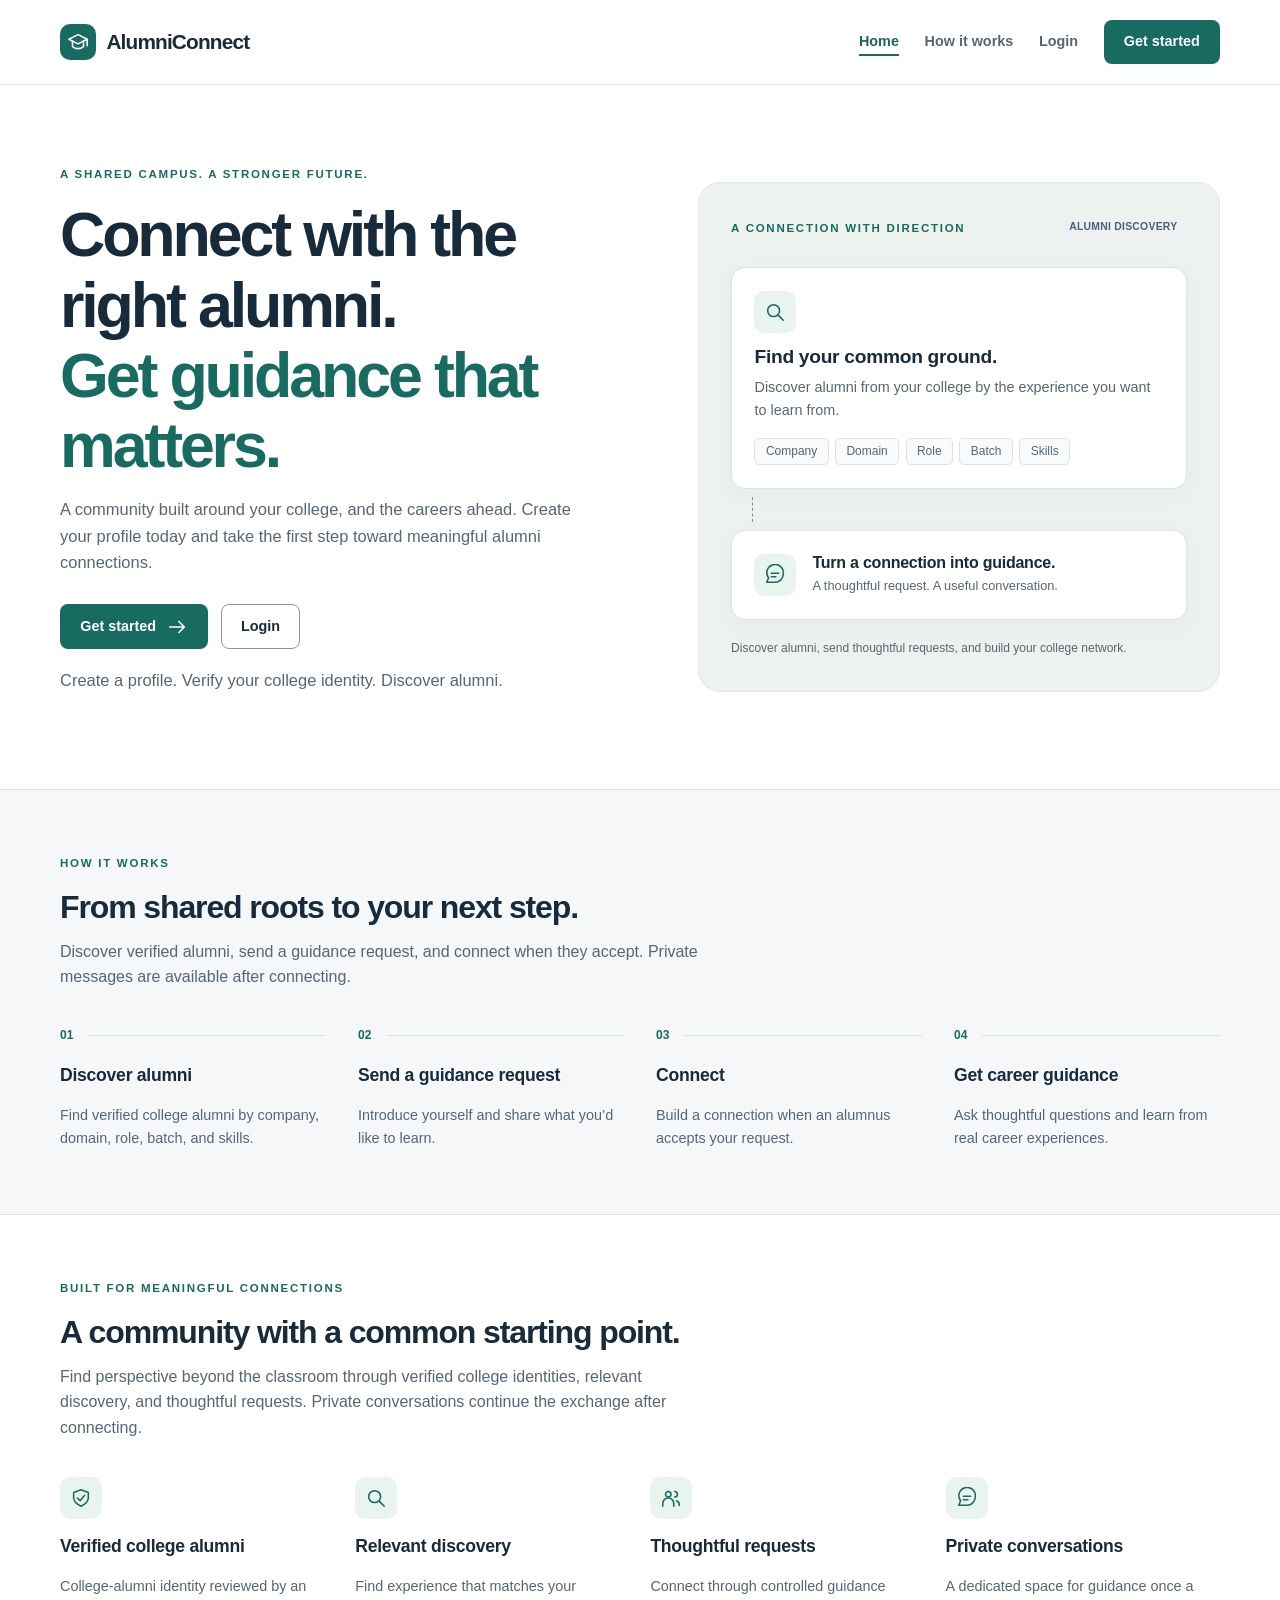
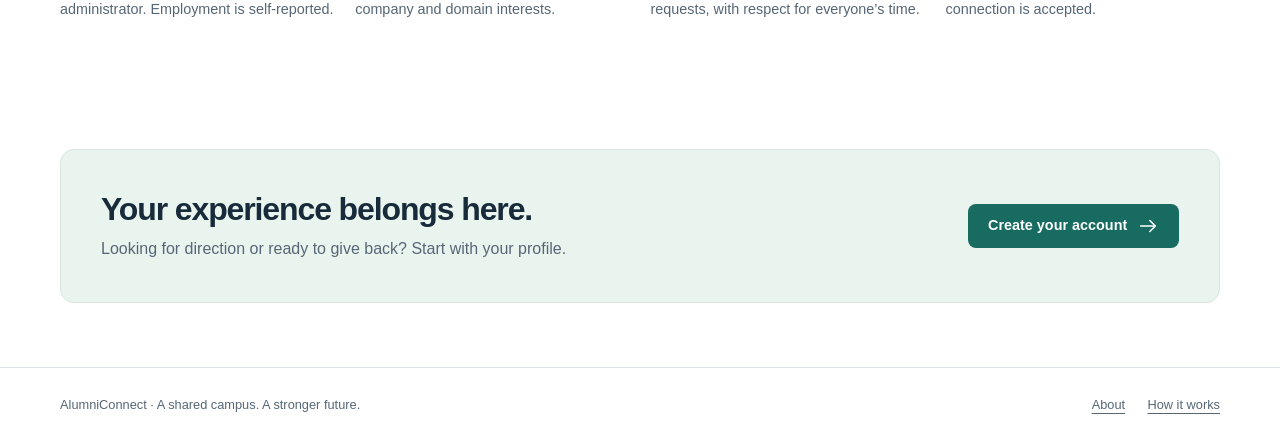
<file: frontend/index.html>
<!DOCTYPE html>
<html lang="en">
<head>
  <meta charset="UTF-8" />
  <meta name="viewport" content="width=device-width, initial-scale=1.0" />
  <meta name="description" content="AlumniConnect brings students and alumni together around college, careers, and meaningful guidance." />
  <title>Connect with your college community | AlumniConnect</title>
  <link rel="icon" href="data:," />
  <link rel="stylesheet" href="css/style.css" />
  
</head>
<body class="landing">
<a class="skip-link" href="#main-content">Skip to main content</a>
  <header class="site-header"><div class="container header-inner"><a class="brand" href="index.html"><span class="brand-mark"><svg class="icon" viewBox="0 0 24 24" aria-hidden="true"><path d="m2 9 10-5 10 5-10 5L2 9Z"/><path d="M6 11v6c4 3 8 3 12 0v-6M22 9v7"/></svg></span>AlumniConnect</a>
    <nav class="main-nav" aria-label="Main navigation">
      <a href="index.html" aria-current="page">Home</a>
      <a href="index.html#how-it-works">How it works</a><a href="login.html">Login</a><a class="button" href="register.html">Get started</a>
    </nav></div></header>
<main id="main-content" tabindex="-1">
<section class="container hero" aria-labelledby="hero-title">
  <div class="hero-copy"><p class="eyebrow">A shared campus. A stronger future.</p><h1 id="hero-title">Connect with the right alumni.<br><span>Get guidance that matters.</span></h1>
    <p>A community built around your college, and the careers ahead. Create your profile today and take the first step toward meaningful alumni connections.</p>
    <div class="button-row"><a class="button" href="register.html">Get started <svg class="icon" viewBox="0 0 24 24" aria-hidden="true"><path d="M4 12h16m-6-6 6 6-6 6"/></svg></a><a class="button secondary" href="login.html">Login</a></div>
    <p class="availability">Create a profile. Verify your college identity. Discover alumni.</p>
  </div>
  <div class="journey-preview" aria-label="Discover alumni by professional experience">
    <div class="preview-heading"><p class="eyebrow">A connection with direction</p><span class="badge">ALUMNI DISCOVERY</span></div>
    <div class="preview-card"><span class="icon-box"><svg class="icon" viewBox="0 0 24 24" aria-hidden="true"><circle cx="10.5" cy="10.5" r="6.5"/><path d="m16 16 5 5"/></svg></span><h3>Find your common ground.</h3><p>Discover alumni from your college by the experience you want to learn from.</p><div class="tag-row"><span class="tag">Company</span><span class="tag">Domain</span><span class="tag">Role</span><span class="tag">Batch</span><span class="tag">Skills</span></div></div>
    <div class="preview-connector" aria-hidden="true"></div>
    <div class="preview-card preview-end"><span class="icon-box"><svg class="icon" viewBox="0 0 24 24" aria-hidden="true"><path d="M21 11a9 9 0 0 1-9 9H3l2-5a9 9 0 1 1 16-4Z"/><path d="M8 10h8M8 14h5"/></svg></span><div><h3>Turn a connection into guidance.</h3><p>A thoughtful request. A useful conversation.</p></div></div>
    <p class="preview-note">Discover alumni, send thoughtful requests, and build your college network.</p>
  </div>
</section>
<section class="section section-soft" id="how-it-works" aria-labelledby="flow-title"><div class="container">
  <div class="section-heading"><p class="eyebrow">How it works</p><h2 id="flow-title">From shared roots to your next step.</h2><p>Discover verified alumni, send a guidance request, and connect when they accept. Private messages are available after connecting.</p></div>
  <ol class="steps">
    <li><span class="step-number">01</span><h3>Discover alumni</h3><p>Find verified college alumni by company, domain, role, batch, and skills.</p></li>
    <li><span class="step-number">02</span><h3>Send a guidance request</h3><p>Introduce yourself and share what you’d like to learn.</p></li>
    <li><span class="step-number">03</span><h3>Connect</h3><p>Build a connection when an alumnus accepts your request.</p></li>
    <li><span class="step-number">04</span><h3>Get career guidance</h3><p>Ask thoughtful questions and learn from real career experiences.</p></li>
  </ol>
</div></section>
<section class="section container" id="about" aria-labelledby="benefits-title">
  <div class="section-heading"><p class="eyebrow">Built for meaningful connections</p><h2 id="benefits-title">A community with a common starting point.</h2><p>Find perspective beyond the classroom through verified college identities, relevant discovery, and thoughtful requests. Private conversations continue the exchange after connecting.</p></div>
  <div class="benefits">
    <article class="benefit"><span class="icon-box"><svg class="icon" viewBox="0 0 24 24" aria-hidden="true"><path d="m12 3 8 3v6c0 5-8 9-8 9s-8-4-8-9V6l8-3Z"/><path d="m8 12 3 3 5-6"/></svg></span><h3>Verified college alumni</h3><p>College-alumni identity reviewed by an administrator. Employment is self-reported.</p></article>
<article class="benefit"><span class="icon-box"><svg class="icon" viewBox="0 0 24 24" aria-hidden="true"><circle cx="10.5" cy="10.5" r="6.5"/><path d="m16 16 5 5"/></svg></span><h3>Relevant discovery</h3><p>Find experience that matches your company and domain interests.</p></article>
<article class="benefit"><span class="icon-box"><svg class="icon" viewBox="0 0 24 24" aria-hidden="true"><circle cx="9" cy="8" r="3"/><path d="M3 21v-3a6 6 0 0 1 12 0v3M16 5a3 3 0 0 1 0 6M18 15a5 5 0 0 1 3 5"/></svg></span><h3>Thoughtful requests</h3><p>Connect through controlled guidance requests, with respect for everyone’s time.</p></article>
<article class="benefit"><span class="icon-box"><svg class="icon" viewBox="0 0 24 24" aria-hidden="true"><path d="M21 11a9 9 0 0 1-9 9H3l2-5a9 9 0 1 1 16-4Z"/><path d="M8 10h8M8 14h5"/></svg></span><h3>Private conversations</h3><p>A dedicated space for guidance once a connection is accepted.</p></article>
  </div>
</section>
<section class="container section" aria-labelledby="cta-title"><div class="cta"><div><h2 id="cta-title">Your experience belongs here.</h2><p>Looking for direction or ready to give back? Start with your profile.</p></div><a class="button" href="register.html">Create your account <svg class="icon" viewBox="0 0 24 24" aria-hidden="true"><path d="M4 12h16m-6-6 6 6-6 6"/></svg></a></div></section>
</main><footer class="site-footer"><div class="container footer-inner"><p>AlumniConnect <span aria-hidden="true">·</span> A shared campus. A stronger future.</p><div class="footer-links"><a href="index.html#about">About</a><a href="index.html#how-it-works">How it works</a></div></div></footer>
</body>
</html>
</file>
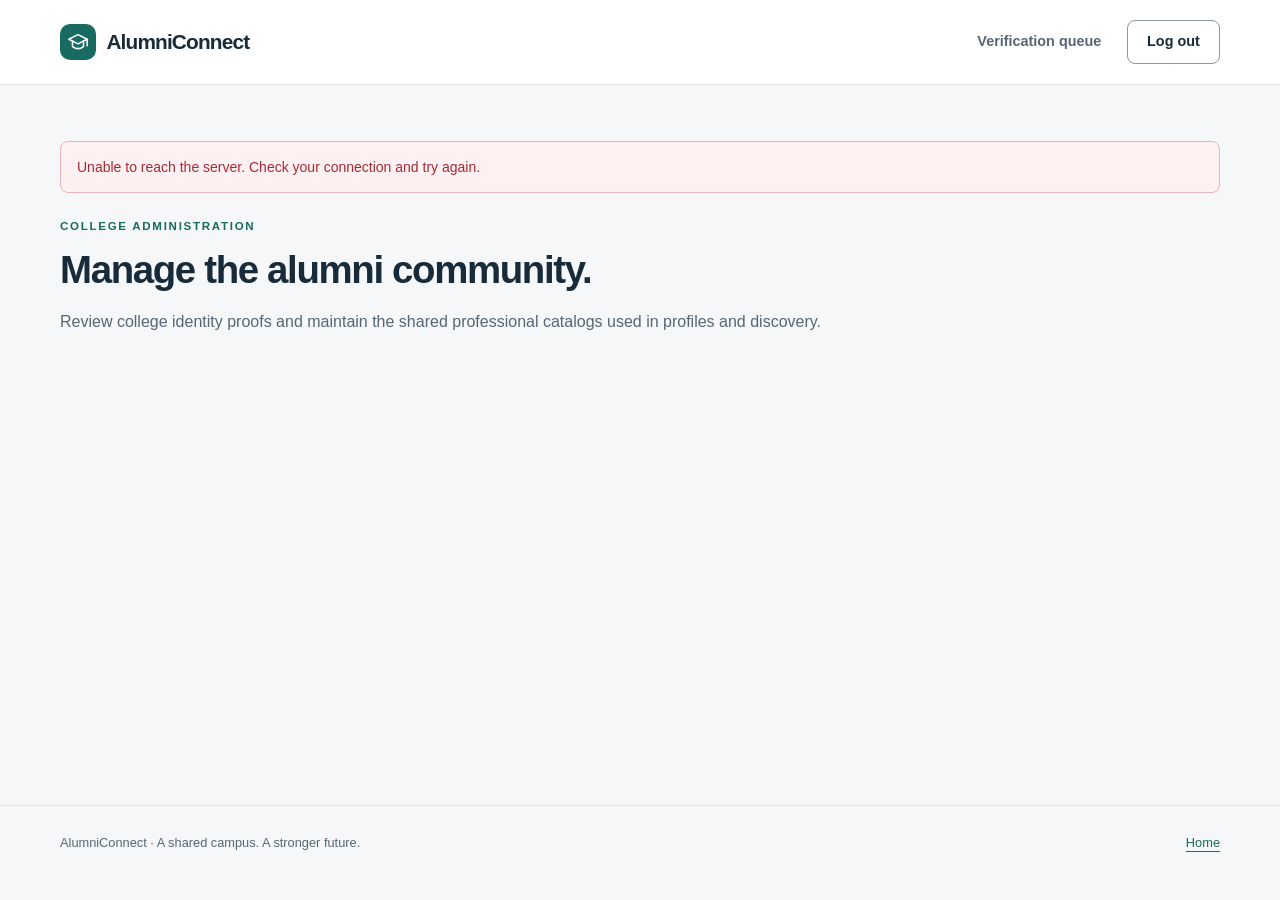
<file: frontend/admin.html>
<!DOCTYPE html>
<html lang="en"><head><meta charset="UTF-8" /><meta name="viewport" content="width=device-width, initial-scale=1" /><title>Review college identities | AlumniConnect</title><link rel="icon" href="data:," /><link rel="stylesheet" href="css/style.css" /><script src="js/config.js" defer></script><script src="js/api.js?v=6" defer></script><script src="js/professional-ui.js" defer></script><script src="js/admin.js" defer></script></head>
<body><a class="skip-link" href="#main-content">Skip to main content</a><header class="site-header"><div class="container header-inner"><a class="brand" href="index.html"><span class="brand-mark"><svg class="icon" viewBox="0 0 24 24" aria-hidden="true"><path d="m2 9 10-5 10 5-10 5L2 9Z"/><path d="M6 11v6c4 3 8 3 12 0v-6M22 9v7"/></svg></span>AlumniConnect</a><nav class="main-nav" aria-label="Main navigation"><a href="admin.html">Verification queue</a><button type="button" class="secondary" id="logout">Log out</button></nav></div></header><noscript><p>Please enable JavaScript to use this page.</p></noscript>
<main id="main-content" class="container discovery-page" tabindex="-1">
<p id="page-status" class="status" role="status" aria-live="polite" aria-atomic="true"></p>
<header class="welcome"><p class="eyebrow">College administration</p><h1>Manage the alumni community.</h1><p>Review college identity proofs and maintain the shared professional catalogs used in profiles and discovery.</p></header>
<div id="admin-content" hidden>
<section aria-labelledby="verification-title"><h2 id="verification-title">Alumni verification queue</h2><p>Verification confirms college-alumni identity only. Employment information is not verified.</p><p class="discovery-note">Download and review the proof before deciding. The server deletes the proof after either decision; handle downloaded copies according to your college’s policy.</p><button type="button" class="secondary" id="refresh-queue">Refresh queue</button><div id="verification-list" class="review-grid"></div><nav class="pagination" aria-label="Verification queue pages"><button type="button" class="secondary" id="previous-page" disabled>Previous page</button><span id="page-info" role="status"></span><button type="button" class="secondary" id="next-page" disabled>Next page</button></nav></section>
<section class="catalog-section" aria-labelledby="catalog-title"><p class="eyebrow">Shared platform data</p><h2 id="catalog-title">Catalog management</h2><p>Browse, search, and add reusable options. New entries become available to profile and discovery forms immediately.</p><div id="catalog-management" class="catalog-grid"></div></section>
</div></main>
<dialog id="proof-dialog" aria-labelledby="proof-dialog-title" aria-describedby="proof-dialog-description"><div class="section-title-row"><div><h2 id="proof-dialog-title">College ID proof</h2><p id="proof-dialog-description" class="muted">Review this document before making a verification decision.</p></div><button type="button" class="secondary" id="close-proof" autofocus>Close proof preview</button></div><p id="proof-status" class="status" role="status" aria-live="polite"></p><div class="proof-viewer"><img id="proof-image" class="proof-preview-image" alt="" hidden /><iframe id="proof-pdf" class="proof-preview-pdf" title="College ID PDF proof" sandbox hidden></iframe></div></dialog>
<footer class="site-footer"><div class="container footer-inner"><p>AlumniConnect · A shared campus. A stronger future.</p><a href="index.html">Home</a></div></footer></body></html>
</file>
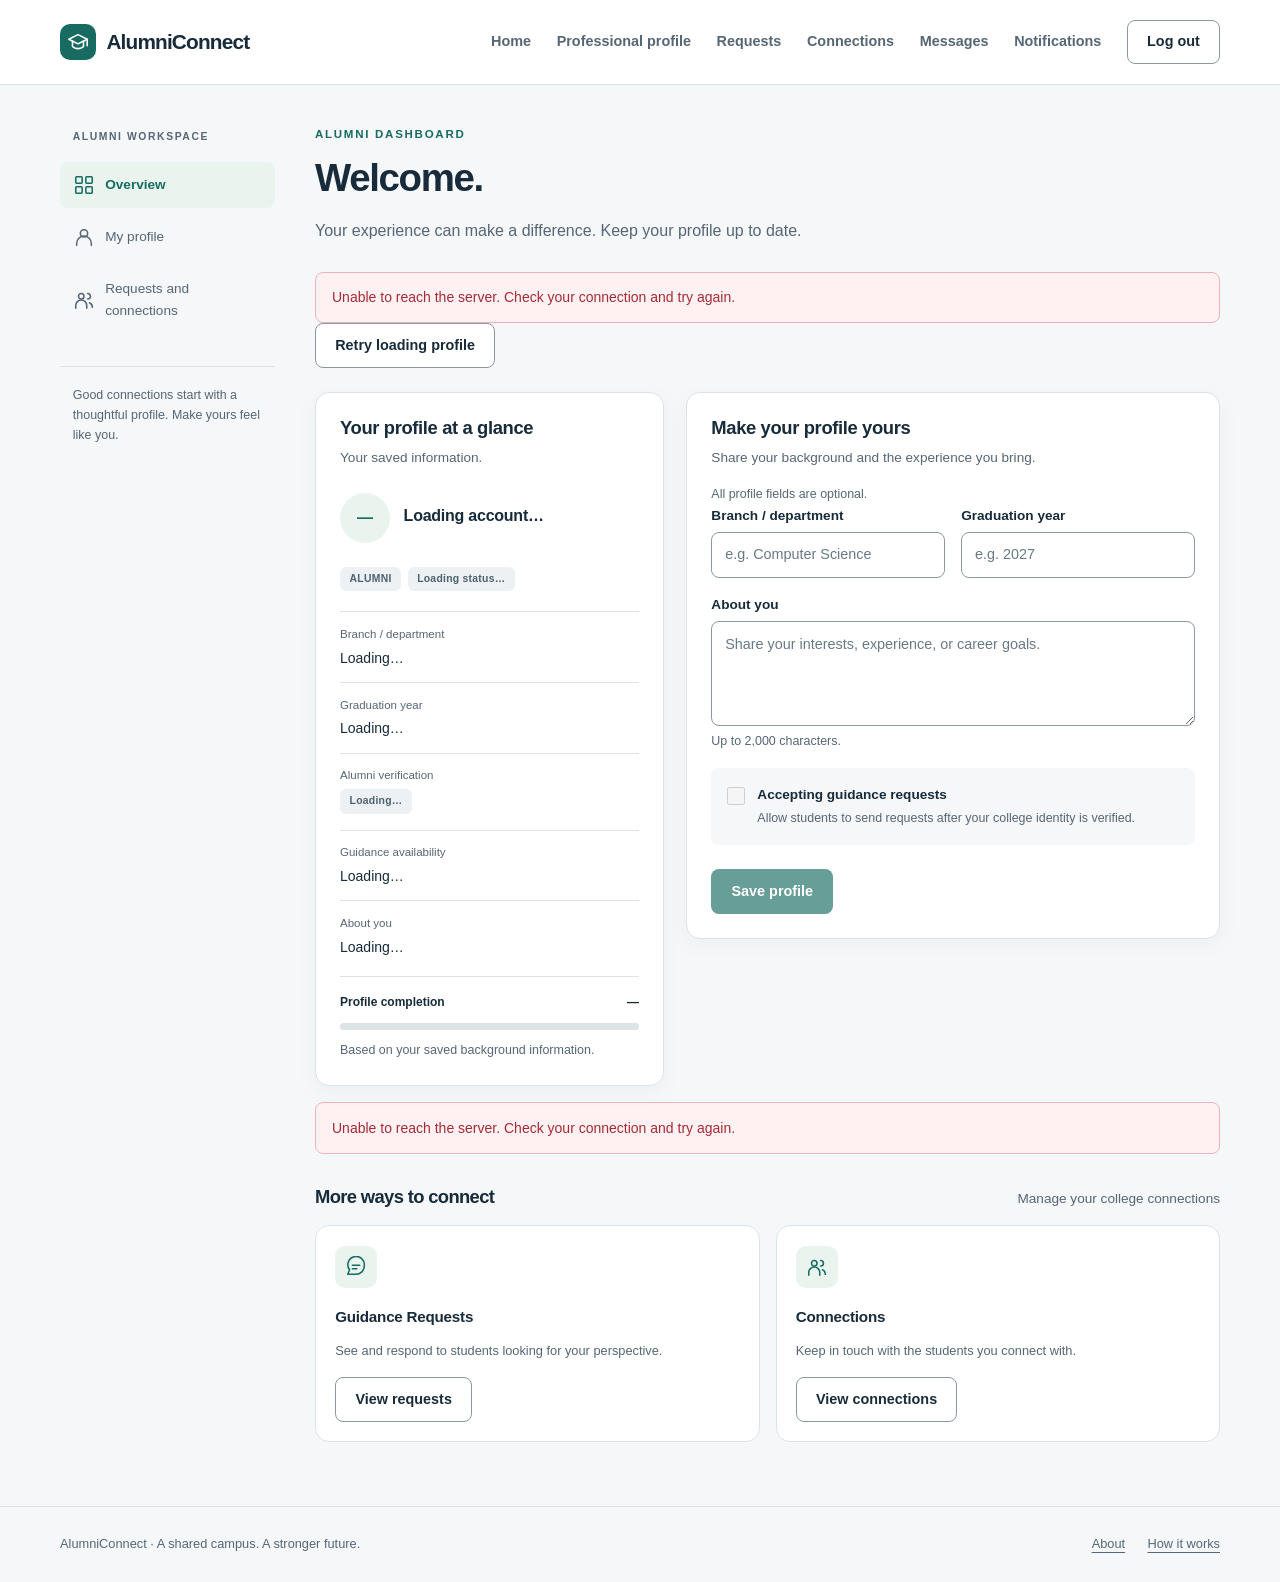
<file: frontend/alumni-dashboard.html>
<!DOCTYPE html>
<html lang="en">
<head>
  <meta charset="UTF-8" />
  <meta name="viewport" content="width=device-width, initial-scale=1.0" />
  <meta name="description" content="AlumniConnect brings students and alumni together around college, careers, and meaningful guidance." />
  <title>Alumni dashboard | AlumniConnect</title>
  <link rel="icon" href="data:," />
  <link rel="stylesheet" href="css/style.css" />
  <script src="js/config.js" defer></script><script src="js/api.js?v=6" defer></script>
  <script src="js/ui.js" defer></script>
  <script src="js/dashboard.js" defer></script>
  <script src="js/professional-ui.js" defer></script>
  <script src="js/professional-profile.js" defer></script>
  <script src="js/alumni-dashboard.js" defer></script>
</head>
<body class="">
<a class="skip-link" href="#main-content">Skip to main content</a>
  <header class="site-header"><div class="container header-inner"><a class="brand" href="index.html"><span class="brand-mark"><svg class="icon" viewBox="0 0 24 24" aria-hidden="true"><path d="m2 9 10-5 10 5-10 5L2 9Z"/><path d="M6 11v6c4 3 8 3 12 0v-6M22 9v7"/></svg></span>AlumniConnect</a>
    <nav class="main-nav" aria-label="Main navigation">
      <a href="index.html">Home</a>
      <a href="#professional">Professional profile</a><a href="requests.html">Requests</a><a href="connections.html">Connections</a><a href="chat.html">Messages</a><a href="notifications.html">Notifications</a><button class="secondary" id="logout" type="button">Log out</button>
    </nav></div></header><noscript><p>Please enable JavaScript to use account and profile features.</p></noscript>
<div class="container dashboard-layout">
<aside class="sidebar"><p class="eyebrow">Alumni workspace</p><nav aria-label="Dashboard navigation"><a href="alumni-dashboard.html" aria-current="page"><svg class="icon" viewBox="0 0 24 24" aria-hidden="true"><rect x="3" y="3" width="7" height="7" rx="1"/><rect x="14" y="3" width="7" height="7" rx="1"/><rect x="3" y="14" width="7" height="7" rx="1"/><rect x="14" y="14" width="7" height="7" rx="1"/></svg>Overview</a><a href="#edit-profile"><svg class="icon" viewBox="0 0 24 24" aria-hidden="true"><circle cx="12" cy="8" r="4"/><path d="M4 21v-2a8 8 0 0 1 16 0v2"/></svg>My profile</a><a href="#upcoming"><svg class="icon" viewBox="0 0 24 24" aria-hidden="true"><circle cx="9" cy="8" r="3"/><path d="M3 21v-3a6 6 0 0 1 12 0v3M16 5a3 3 0 0 1 0 6M18 15a5 5 0 0 1 3 5"/></svg>Requests and connections</a></nav><p class="sidebar-note">Good connections start with a thoughtful profile. Make yours feel like you.</p></aside>
<main id="main-content" tabindex="-1">
<header class="welcome"><p class="eyebrow">Alumni dashboard</p><h1>Welcome<span id="welcome-name"></span>.</h1><p>Your experience can make a difference. Keep your profile up to date.</p></header>
<div class="load-error"><p id="load-status" class="status" role="status" aria-live="polite" aria-atomic="true">Loading your profile…</p><button id="retry-load" class="secondary" type="button" hidden>Retry loading profile</button></div>
<div class="dashboard-grid">
<section class="card" aria-labelledby="summary-title"><h2 id="summary-title">Your profile at a glance</h2><p class="subtitle">Your saved information.</p>
<div class="profile-top"><span class="avatar" id="avatar" aria-hidden="true">—</span><div><h3 class="profile-name" id="profile-name">Loading account…</h3><p id="user-info"></p></div></div>
<div class="tag-row"><span class="badge">ALUMNI</span><span class="badge" id="account-status">Loading status…</span></div>
<dl class="profile-details">
<div><dt>Branch / department</dt><dd id="summary-branch">Loading…</dd></div>
<div><dt>Graduation year</dt><dd id="summary-graduation_year">Loading…</dd></div>
<div><dt>Alumni verification</dt><dd><span class="badge" id="verification_status">Loading…</span></dd><dd class="hint" id="verification-help"></dd></div><div><dt>Guidance availability</dt><dd id="guidance-status">Loading…</dd></div>
<div class="bio-detail"><dt>About you</dt><dd id="summary-bio">Loading…</dd></div>
</dl><div class="completion"><label for="profile-completion">Profile completion <span id="completion-count">—</span></label><progress id="profile-completion" max="3" value="0"></progress><p class="hint" id="completion-hint">Based on your saved background information.</p></div>
</section>
<section class="card" id="edit-profile" aria-labelledby="edit-title"><h2 id="edit-title">Make your profile yours</h2><p class="subtitle">Share your background and the experience you bring.</p>
<form id="profile-form"><fieldset id="profile-fields" disabled><legend class="hint">All profile fields are optional.</legend>
<div class="form-grid"><div class="field"><label for="branch">Branch / department</label>
<input id="branch" name="branch" maxlength="120" placeholder="e.g. Computer Science" aria-describedby="branch-error" />
<p class="field-error" id="branch-error"></p></div><div class="field"><label for="graduation_year">Graduation year</label>
<input id="graduation_year" name="graduation_year" type="number" min="1950" max="2100" step="1" placeholder="e.g. 2027" aria-describedby="graduation_year-error" />
<p class="field-error" id="graduation_year-error"></p></div></div><div class="field"><label for="bio">About you</label>
<textarea id="bio" name="bio" rows="3" maxlength="2000" placeholder="Share your interests, experience, or career goals." aria-describedby="bio-hint bio-error"></textarea>
<p class="hint" id="bio-hint">Up to 2,000 characters.</p><p class="field-error" id="bio-error"></p></div><div class="field"><label class="checkbox" for="accepting_guidance_requests"><input id="accepting_guidance_requests" name="accepting_guidance_requests" type="checkbox" aria-describedby="guidance-hint" /><span>Accepting guidance requests<span class="hint" id="guidance-hint">Allow students to send requests after your college identity is verified.</span></span></label></div>
<div class="form-actions"><button type="submit">Save profile</button></div></fieldset><p id="status" class="status" role="status" aria-live="polite" aria-atomic="true"></p></form>
</section>
</div>
<p id="professional-status" class="status" role="status" aria-live="polite" aria-atomic="true"></p><section id="professional" class="professional-section" data-role="ALUMNI" hidden aria-label="Professional profile">
<div class="section-heading"><p class="eyebrow">Your professional story</p><h2>Experience worth sharing.</h2><p>Manage your work history and the topics you can help students explore. Employment details are self-reported.</p></div>
<div class="professional-grid"><section class="card"><h2>Your skills</h2><div id="skills-list" class="tag-row"></div><form id="skills-form" class="inline-form"><div class="field"><label for="skills-input">Find a skill</label><input id="skills-input" placeholder="Type to search; choose a suggestion" /></div><button type="submit">Add skill</button></form><p id="skills-status" class="status" role="status" aria-live="polite" aria-atomic="true"></p><p class="hint">Missing an option? Ask your college administrator to add it.</p></section><section class="card"><h2>Guidance areas</h2><div id="areas-list" class="tag-row"></div><form id="areas-form" class="inline-form"><div class="field"><label for="areas-input">Find a guidance area</label><input id="areas-input" placeholder="Type to search; choose a suggestion" /></div><button type="submit">Add guidance area</button></form><p id="areas-status" class="status" role="status" aria-live="polite" aria-atomic="true"></p><p class="hint">Missing an option? Ask your college administrator to add it.</p></section></div>
<section class="card"><h2>Work experience</h2><div id="work-list"></div>
<form id="work-form"><h3 id="work-form-title">Add or edit a role</h3>
<div class="form-grid"><div class="field"><label for="work-company">Company *</label><input id="work-company" required placeholder="Search companies" /></div><div class="field"><label for="work-role">Job title / role *</label><input id="work-role" required maxlength="120" placeholder="e.g. Software Engineer" /></div><div class="field"><label for="work-domain">Domain *</label><input id="work-domain" required maxlength="120" placeholder="e.g. Backend Engineering" /></div><div class="field"><label for="work-start_date">Start date *</label><input id="work-start_date" type="date" required min="1950-01-01" /></div><div class="field"><label for="work-end_date">End date</label><input id="work-end_date" type="date" min="1950-01-01" aria-describedby="end-date-hint" /></div></div>
<p id="end-date-hint" class="hint">Leave the end date empty for current employment. Fields marked * are required.</p>
<div class="form-actions"><button id="work-submit" type="submit">Add work experience</button><button id="work-cancel" type="button" class="secondary" hidden>Cancel edit</button></div><p id="work-status" class="status" role="status" aria-live="polite" aria-atomic="true"></p></form></section>
<section class="card" id="college-verification"><div class="section-title-row"><h2>College identity verification</h2><span id="proof-badge" class="badge">Loading…</span></div>
<p id="proof-info" class="muted"></p><p class="hint">Verification confirms college-alumni identity only, not employment. Only administrators can retrieve your proof. Files are deleted after a review decision.</p>
<form id="proof-form"><div class="field"><label for="proof-file">College ID proof *</label><input id="proof-file" name="file" type="file" required accept="image/png,image/jpeg,application/pdf" aria-describedby="proof-hint" /><p id="proof-hint" class="hint">PNG, JPEG, or PDF. Maximum 5 MB. PDFs must be unencrypted and at most 20 pages.</p></div><div class="form-actions"><button type="submit" id="proof-submit">Submit college ID</button></div></form><p id="proof-status" class="status" role="status" aria-live="polite" aria-atomic="true"></p></section></section>
<section class="upcoming" id="upcoming" aria-labelledby="upcoming-title"><div class="upcoming-heading"><h2 id="upcoming-title">More ways to connect</h2><span class="small muted">Manage your college connections</span></div><div class="upcoming-grid">
<article class="card upcoming-card"><span class="icon-box"><svg class="icon" viewBox="0 0 24 24" aria-hidden="true"><path d="M21 11a9 9 0 0 1-9 9H3l2-5a9 9 0 1 1 16-4Z"/><path d="M8 10h8M8 14h5"/></svg></span><h3>Guidance Requests</h3><p>See and respond to students looking for your perspective.</p><a class="button secondary" href="requests.html">View requests</a></article>
<article class="card upcoming-card"><span class="icon-box"><svg class="icon" viewBox="0 0 24 24" aria-hidden="true"><circle cx="9" cy="8" r="3"/><path d="M3 21v-3a6 6 0 0 1 12 0v3M16 5a3 3 0 0 1 0 6M18 15a5 5 0 0 1 3 5"/></svg></span><h3>Connections</h3><p>Keep in touch with the students you connect with.</p><a class="button secondary" href="connections.html">View connections</a></article>
</div></section></main></div><footer class="site-footer"><div class="container footer-inner"><p>AlumniConnect <span aria-hidden="true">·</span> A shared campus. A stronger future.</p><div class="footer-links"><a href="index.html#about">About</a><a href="index.html#how-it-works">How it works</a></div></div></footer>
</body>
</html>
</file>
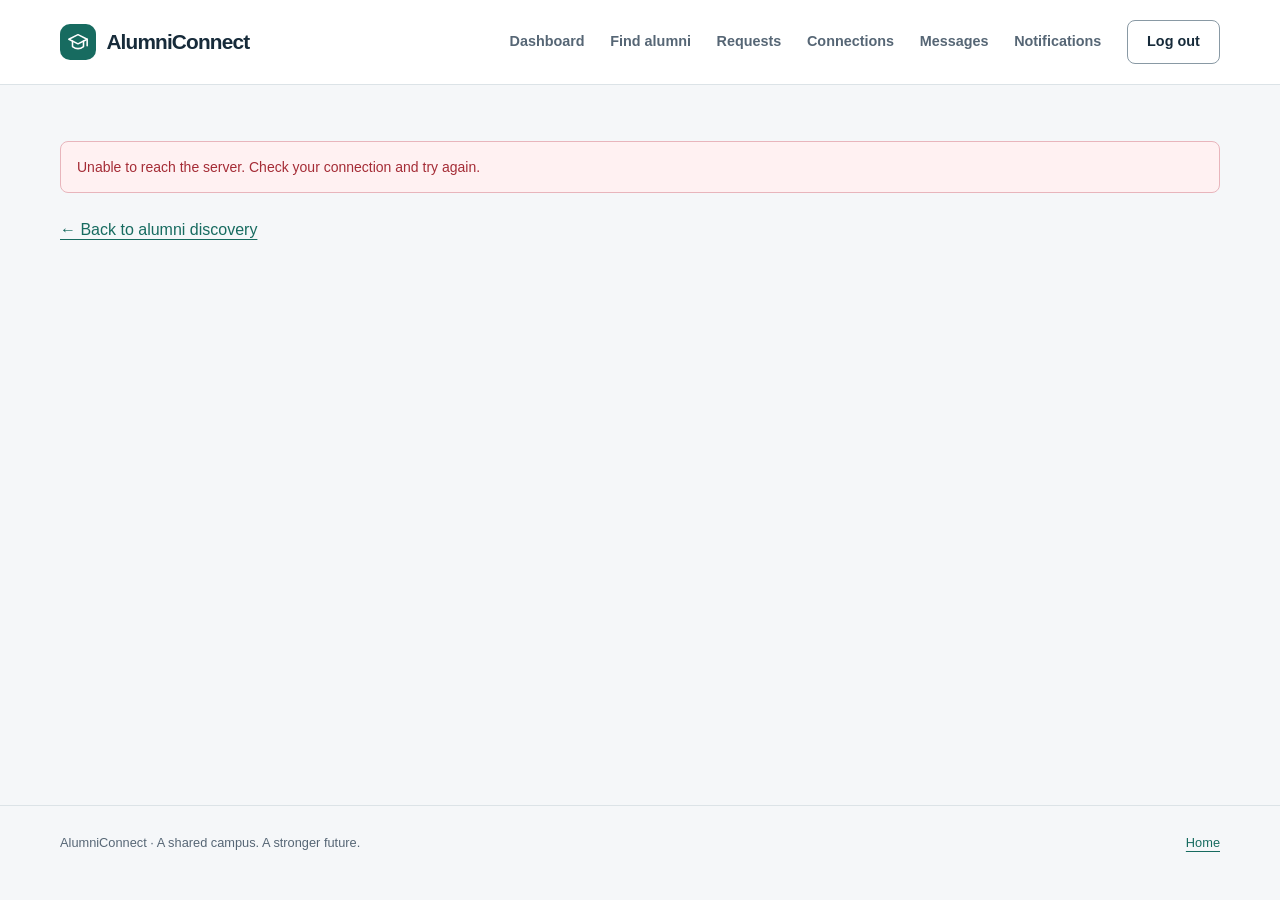
<file: frontend/alumni-profile.html>
<!DOCTYPE html>
<html lang="en"><head><meta charset="UTF-8" /><meta name="viewport" content="width=device-width, initial-scale=1" /><title>Alumni professional profile | AlumniConnect</title><link rel="icon" href="data:," /><link rel="stylesheet" href="css/style.css" /><script src="js/config.js" defer></script><script src="js/api.js?v=6" defer></script><script src="js/professional-ui.js" defer></script><script src="js/alumni-profile.js" defer></script></head>
<body><a class="skip-link" href="#main-content">Skip to main content</a><header class="site-header"><div class="container header-inner"><a class="brand" href="index.html"><span class="brand-mark"><svg class="icon" viewBox="0 0 24 24" aria-hidden="true"><path d="m2 9 10-5 10 5-10 5L2 9Z"/><path d="M6 11v6c4 3 8 3 12 0v-6M22 9v7"/></svg></span>AlumniConnect</a><nav class="main-nav" aria-label="Main navigation"><a href="student-dashboard.html">Dashboard</a><a href="find-alumni.html">Find alumni</a><a href="requests.html">Requests</a><a href="connections.html">Connections</a><a href="chat.html">Messages</a><a href="notifications.html">Notifications</a><button type="button" class="secondary" id="logout">Log out</button></nav></div></header><noscript><p>Please enable JavaScript to use this page.</p></noscript>
<main id="main-content" class="container discovery-page" tabindex="-1"><p id="page-status" class="status" role="status" aria-live="polite" aria-atomic="true"></p><a href="find-alumni.html">← Back to alumni discovery</a><div id="public-profile" class="public-profile"></div></main>
<footer class="site-footer"><div class="container footer-inner"><p>AlumniConnect · A shared campus. A stronger future.</p><a href="index.html">Home</a></div></footer></body></html>
</file>
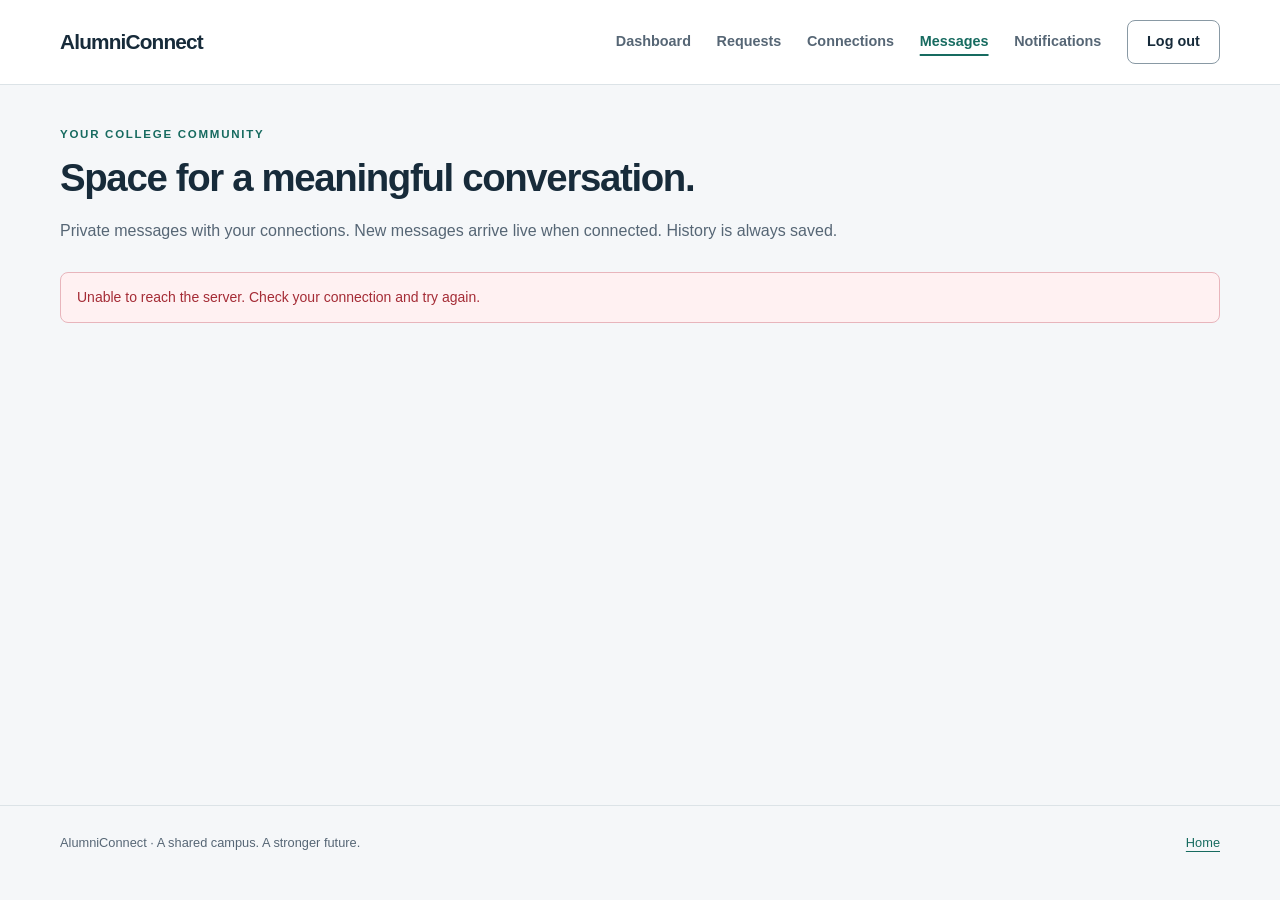
<file: frontend/chat.html>
<!doctype html>
<html lang="en"><head><meta charset="UTF-8"><meta name="viewport" content="width=device-width, initial-scale=1"><title>Messages | AlumniConnect</title><link rel="icon" href="data:,"><link rel="stylesheet" href="css/style.css"><script src="js/config.js" defer></script><script src="js/api.js?v=6" defer></script><script src="js/professional-ui.js" defer></script><script src="js/realtime.js" defer></script><script src="js/chat.js?v=6" defer></script></head>
<body><a class="skip-link" href="#main-content">Skip to main content</a><header class="site-header"><div class="container header-inner"><a class="brand" href="index.html">AlumniConnect</a><nav class="main-nav" aria-label="Main navigation"><a id="dashboard-link" href="student-dashboard.html">Dashboard</a><a href="requests.html">Requests</a><a href="connections.html">Connections</a><a href="chat.html" aria-current="page">Messages</a><a href="notifications.html">Notifications</a><button id="logout" class="secondary" type="button">Log out</button></nav></div></header><noscript><p>Please enable JavaScript to use messages.</p></noscript>
<main class="container discovery-page" id="main-content" tabindex="-1"><header class="welcome"><p class="eyebrow">Your college community</p><h1>Space for a meaningful conversation.</h1><p>Private messages with your connections. New messages arrive live when connected. History is always saved.</p></header><p id="page-status" class="status" role="status" aria-live="polite">Loading your conversations…</p>
<div id="chat-content" class="chat-layout" hidden><aside class="card conversation-panel" aria-labelledby="conversations-title"><h2 id="conversations-title">Conversations</h2><a href="connections.html">Start from a connection</a><div id="conversation-list"></div><nav class="pagination compact-pagination" aria-label="Conversation pages"><button id="list-previous" type="button" class="secondary" disabled>Previous</button><span id="list-page" class="small"></span><button id="list-next" type="button" class="secondary" disabled>Next</button></nav></aside>
<section class="card chat-panel" aria-labelledby="chat-title"><div class="chat-heading"><div><h2 id="chat-title">Choose a conversation</h2><p id="chat-subtitle" class="muted"></p></div><button id="refresh-chat" type="button" class="secondary">Refresh</button></div><p id="connection-notice" class="discovery-note">Open a conversation from the list, or choose an active connection.</p><p id="live-status" class="badge" role="status">Choose a conversation to connect</p><p id="chat-status" class="status" role="status" aria-live="polite"></p>
<nav id="history-navigation" class="pagination" aria-label="Message history pages" hidden><button id="older-messages" type="button" class="secondary" disabled>Older messages</button><span id="history-page" class="small" role="status"></span><button id="newer-messages" type="button" class="secondary" disabled>Newer messages</button></nav>
<ol id="message-list" class="message-list" aria-label="Messages"></ol>
<form id="message-form"><fieldset id="composer" disabled><legend class="sr-only">Send a private message</legend><div class="field"><label for="message-content">Your message</label><textarea id="message-content" rows="3" maxlength="2000" required placeholder="Ask a question or share your perspective…" aria-describedby="message-hint"></textarea><p id="message-hint" class="hint">Up to 2,000 characters. Enter adds a new line; use Send message to submit.</p></div><button id="send-message" type="submit">Send message</button></fieldset></form></section></div></main><footer class="site-footer"><div class="container footer-inner"><p>AlumniConnect · A shared campus. A stronger future.</p><a href="index.html">Home</a></div></footer></body></html>
</file>
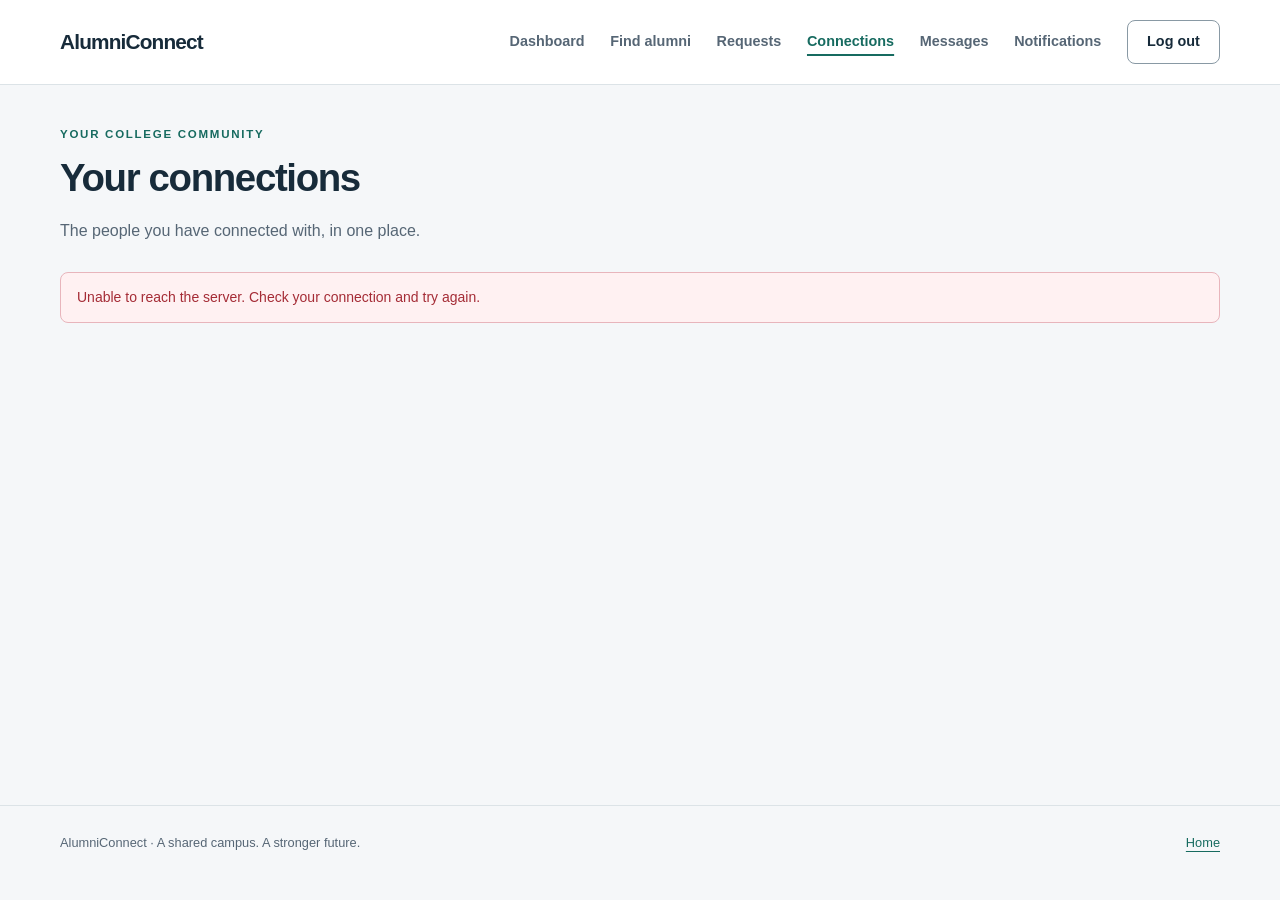
<file: frontend/connections.html>
<!doctype html>
<html lang="en"><head><meta charset="UTF-8"><meta name="viewport" content="width=device-width, initial-scale=1"><title>Your connections | AlumniConnect</title><link rel="icon" href="data:,"><link rel="stylesheet" href="css/style.css"><script src="js/config.js" defer></script><script src="js/api.js?v=6" defer></script><script src="js/professional-ui.js" defer></script><script src="js/networking.js?v=5" defer></script></head>
<body data-network-page="connections"><a class="skip-link" href="#main-content">Skip to main content</a><header class="site-header"><div class="container header-inner"><a class="brand" href="index.html">AlumniConnect</a><nav class="main-nav" aria-label="Main navigation"><a id="dashboard-link" href="student-dashboard.html">Dashboard</a><a id="discovery-link" href="find-alumni.html">Find alumni</a><a href="requests.html">Requests</a><a href="connections.html" aria-current="page">Connections</a><a href="chat.html">Messages</a><a href="notifications.html">Notifications</a><button id="logout" class="secondary" type="button">Log out</button></nav></div></header><noscript><p>Please enable JavaScript to use this page.</p></noscript>
<main class="container discovery-page" id="main-content" tabindex="-1"><header class="welcome"><p class="eyebrow">Your college community</p><h1>Your connections</h1><p>The people you have connected with, in one place.</p></header><p id="page-status" class="status" role="status" aria-live="polite">Loading…</p><div id="network-content" hidden><div class="network-toolbar"><div class="field"><label for="status-filter">Relationship status</label><select id="status-filter"><option value="">All relationships</option><option>ACTIVE</option><option>DISCONNECTED</option><option>BLOCKED</option></select></div><button id="refresh" class="secondary" type="button">Refresh connections</button></div><p class="hint">Disconnecting preserves your history. Blocking also prevents new requests and cancels any pending request. Only the person who blocked can unblock.</p><p id="list-summary" role="status"></p><div id="network-list" class="network-list"></div><nav class="pagination" aria-label="List pages"><button id="previous-page" class="secondary" type="button" disabled>Previous page</button><span id="page-info" role="status"></span><button id="next-page" class="secondary" type="button" disabled>Next page</button></nav></div></main><footer class="site-footer"><div class="container footer-inner"><p>AlumniConnect · A shared campus. A stronger future.</p><a href="index.html">Home</a></div></footer></body></html>
</file>
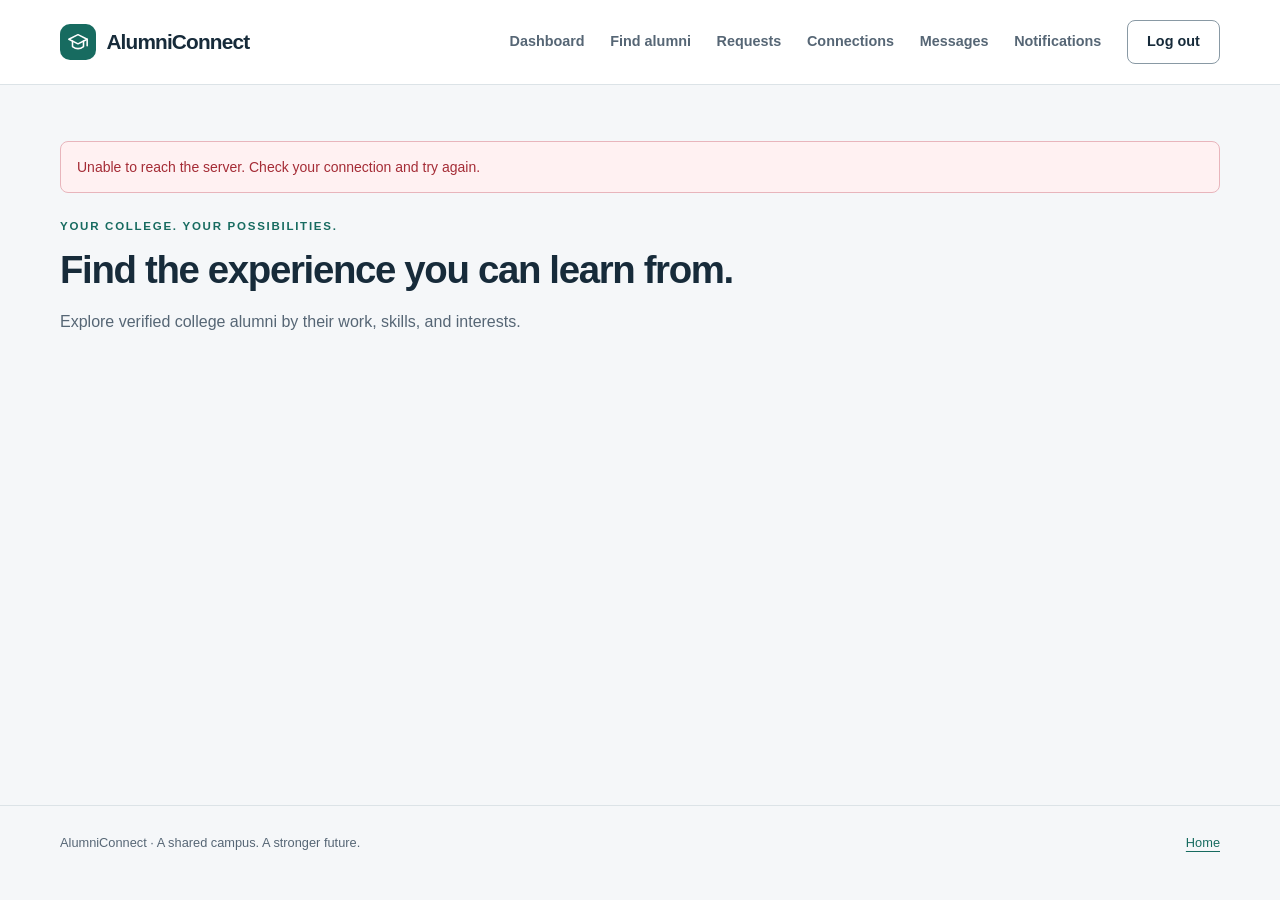
<file: frontend/find-alumni.html>
<!DOCTYPE html>
<html lang="en"><head><meta charset="UTF-8" /><meta name="viewport" content="width=device-width, initial-scale=1" /><title>Find alumni | AlumniConnect</title><link rel="icon" href="data:," /><link rel="stylesheet" href="css/style.css" /><script src="js/config.js" defer></script><script src="js/api.js?v=6" defer></script><script src="js/professional-ui.js" defer></script><script src="js/find-alumni.js" defer></script></head>
<body><a class="skip-link" href="#main-content">Skip to main content</a><header class="site-header"><div class="container header-inner"><a class="brand" href="index.html"><span class="brand-mark"><svg class="icon" viewBox="0 0 24 24" aria-hidden="true"><path d="m2 9 10-5 10 5-10 5L2 9Z"/><path d="M6 11v6c4 3 8 3 12 0v-6M22 9v7"/></svg></span>AlumniConnect</a><nav class="main-nav" aria-label="Main navigation"><a href="student-dashboard.html">Dashboard</a><a href="find-alumni.html">Find alumni</a><a href="requests.html">Requests</a><a href="connections.html">Connections</a><a href="chat.html">Messages</a><a href="notifications.html">Notifications</a><button type="button" class="secondary" id="logout">Log out</button></nav></div></header><noscript><p>Please enable JavaScript to use this page.</p></noscript>
<main id="main-content" class="container discovery-page" tabindex="-1"><p id="page-status" class="status" role="status" aria-live="polite" aria-atomic="true"></p><header class="welcome"><p class="eyebrow">Your college. Your possibilities.</p><h1>Find the experience you can learn from.</h1><p>Explore verified college alumni by their work, skills, and interests.</p></header>
<div id="search-content" hidden><div class="discovery-layout">
<aside class="card filter-panel" aria-labelledby="filters-title"><h2 id="filters-title">Refine your search</h2><form id="search-form">
<div class="field"><label for="filter-company">Company</label><input id="filter-company" placeholder="Search companies" /></div>
<div class="field"><label for="filter-domain">Domain</label><input id="filter-domain" name="domain" maxlength="120" placeholder="e.g. Backend" /></div>
<div class="field"><label for="filter-role">Role</label><input id="filter-role" name="role" maxlength="120" placeholder="e.g. Engineer" /></div>
<div class="field"><label for="filter-branch">Branch</label><input id="filter-branch" name="branch" maxlength="120" placeholder="e.g. ENTC" /></div>
<div class="form-grid"><div class="field"><label for="filter-year-from">Graduation from</label><input id="filter-year-from" name="graduation_year_from" type="number" min="1950" max="2100" placeholder="e.g. 2018" /></div><div class="field"><label for="filter-year-to">Graduation to</label><input id="filter-year-to" name="graduation_year_to" type="number" min="1950" max="2100" placeholder="e.g. 2025" /></div></div>
<div class="filter-selection"><div class="field"><label for="filter-skills">Skills</label><input id="filter-skills" placeholder="Type to search" /></div><button type="button" class="secondary" id="filter-skills-add">Add skill filter</button><div class="tag-row" id="filter-skills-selected"></div></div><div class="filter-selection"><div class="field"><label for="filter-areas">Guidance areas</label><input id="filter-areas" placeholder="Type to search" /></div><button type="button" class="secondary" id="filter-areas-add">Add area filter</button><div class="tag-row" id="filter-areas-selected"></div></div>
<p class="hint">Every selected skill and guidance area must match. Company, role, and domain match the same work experience.</p>
<div class="field"><label for="filter-accepting">Guidance availability</label><select id="filter-accepting" name="accepting_guidance_requests"><option value="">Any availability</option><option value="true">Accepting requests</option><option value="false">Not accepting requests</option></select></div>
<div class="field"><label for="page-size">Results per page</label><select id="page-size" name="page_size"><option value="12">12</option><option value="24">24</option><option value="50">50</option></select></div>
<div class="form-actions"><button type="submit">Search alumni</button><button type="button" class="secondary" id="reset-filters">Clear filters</button></div></form></aside>
<section aria-label="Search results"><div class="results-heading"><h2 id="result-count">Alumni profiles</h2><p class="hint">Current employees appear first when you filter by company.</p></div><p class="discovery-note">“Verified” confirms college-alumni identity. Work experience and skills are self-reported.</p><div id="search-results" class="results-grid"></div>
<nav class="pagination" aria-label="Results pages"><button class="secondary" type="button" id="previous-page" disabled>Previous page</button><span id="page-info" role="status"></span><button class="secondary" type="button" id="next-page" disabled>Next page</button></nav></section></div></div></main>
<footer class="site-footer"><div class="container footer-inner"><p>AlumniConnect · A shared campus. A stronger future.</p><a href="index.html">Home</a></div></footer></body></html>
</file>
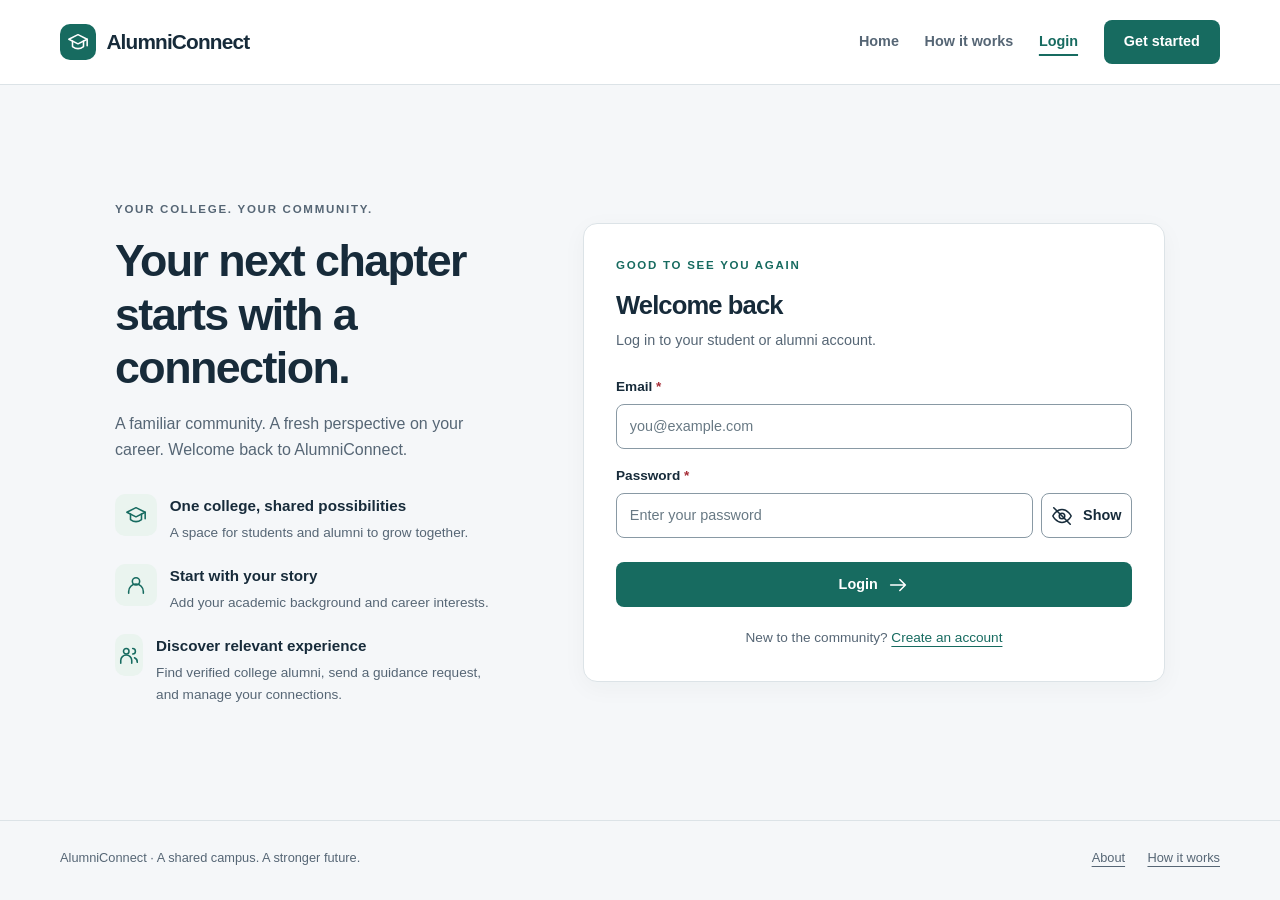
<file: frontend/login.html>
<!DOCTYPE html>
<html lang="en">
<head>
  <meta charset="UTF-8" />
  <meta name="viewport" content="width=device-width, initial-scale=1.0" />
  <meta name="description" content="AlumniConnect brings students and alumni together around college, careers, and meaningful guidance." />
  <title>Login | AlumniConnect</title>
  <link rel="icon" href="data:," />
  <link rel="stylesheet" href="css/style.css" />
  <script src="js/config.js" defer></script><script src="js/api.js?v=6" defer></script>
  <script src="js/ui.js" defer></script>
  <script src="js/login.js" defer></script>
</head>
<body class="">
<a class="skip-link" href="#main-content">Skip to main content</a>
  <header class="site-header"><div class="container header-inner"><a class="brand" href="index.html"><span class="brand-mark"><svg class="icon" viewBox="0 0 24 24" aria-hidden="true"><path d="m2 9 10-5 10 5-10 5L2 9Z"/><path d="M6 11v6c4 3 8 3 12 0v-6M22 9v7"/></svg></span>AlumniConnect</a>
    <nav class="main-nav" aria-label="Main navigation">
      <a href="index.html">Home</a>
      <a href="index.html#how-it-works">How it works</a><a href="login.html" aria-current="page">Login</a><a class="button" href="register.html">Get started</a>
    </nav></div></header><noscript><p>Please enable JavaScript to use account and profile features.</p></noscript>
<main id="main-content" class="container auth-layout login-layout" tabindex="-1"><aside class="auth-aside"><p class="eyebrow">Your college. Your community.</p><h1>Your next chapter starts with a connection.</h1><p>A familiar community. A fresh perspective on your career. Welcome back to AlumniConnect.</p><ul class="aside-points">
<li><span class="icon-box"><svg class="icon" viewBox="0 0 24 24" aria-hidden="true"><path d="m2 9 10-5 10 5-10 5L2 9Z"/><path d="M6 11v6c4 3 8 3 12 0v-6M22 9v7"/></svg></span><div><strong>One college, shared possibilities</strong><p>A space for students and alumni to grow together.</p></div></li>
<li><span class="icon-box"><svg class="icon" viewBox="0 0 24 24" aria-hidden="true"><circle cx="12" cy="8" r="4"/><path d="M4 21v-2a8 8 0 0 1 16 0v2"/></svg></span><div><strong>Start with your story</strong><p>Add your academic background and career interests.</p></div></li>
<li><span class="icon-box"><svg class="icon" viewBox="0 0 24 24" aria-hidden="true"><circle cx="9" cy="8" r="3"/><path d="M3 21v-3a6 6 0 0 1 12 0v3M16 5a3 3 0 0 1 0 6M18 15a5 5 0 0 1 3 5"/></svg></span><div><strong>Discover relevant experience</strong><p>Find verified college alumni, send a guidance request, and manage your connections.</p></div></li></ul></aside>
<section class="card auth-card" aria-labelledby="login-title"><p class="eyebrow">Good to see you again</p><h2 id="login-title">Welcome back</h2><p class="subtitle">Log in to your student or alumni account.</p>
<form id="login-form">
<div class="field"><label for="email">Email <span class="required" aria-hidden="true">*</span></label>
<input id="email" name="email" type="email" required autocomplete="username" placeholder="you@example.com" aria-describedby="email-error" />
<p class="field-error" id="email-error"></p></div>
<div class="field"><label for="password">Password <span class="required" aria-hidden="true">*</span></label>
<div class="password-control">
<input id="password" name="password" type="password" required autocomplete="current-password" placeholder="Enter your password" aria-describedby="password-error" />
<button type="button" class="secondary password-toggle" data-password-toggle="password" aria-controls="password" aria-label="Show password" aria-pressed="false" hidden><svg class="icon" viewBox="0 0 24 24" aria-hidden="true" focusable="false"><path d="M2 12s3.5-7 10-7 10 7 10 7-3.5 7-10 7S2 12 2 12Z"/><circle cx="12" cy="12" r="3"/><path class="eye-slash" d="m3 3 18 18"/></svg><span data-password-label>Show</span></button>
</div>
<p class="field-error" id="password-error"></p></div>
<div class="form-actions"><button type="submit">Login <svg class="icon" viewBox="0 0 24 24" aria-hidden="true"><path d="M4 12h16m-6-6 6 6-6 6"/></svg></button></div>
<p id="status" class="status" role="status" aria-live="polite" aria-atomic="true"></p>
</form><p class="auth-switch">New to the community? <a href="register.html">Create an account</a></p></section>
</main><footer class="site-footer"><div class="container footer-inner"><p>AlumniConnect <span aria-hidden="true">·</span> A shared campus. A stronger future.</p><div class="footer-links"><a href="index.html#about">About</a><a href="index.html#how-it-works">How it works</a></div></div></footer>
</body>
</html>
</file>
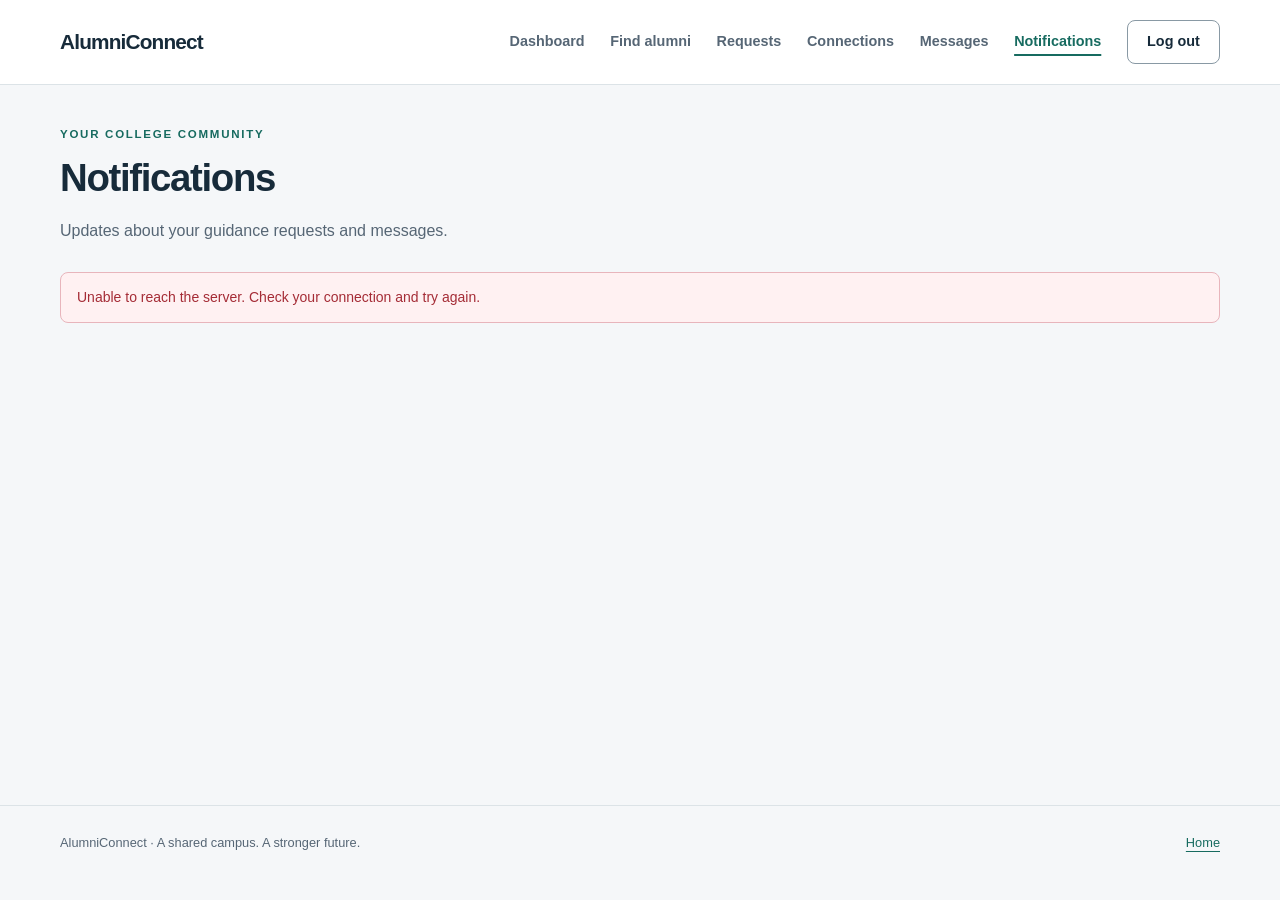
<file: frontend/notifications.html>
<!doctype html>
<html lang="en"><head><meta charset="UTF-8"><meta name="viewport" content="width=device-width, initial-scale=1"><title>Notifications | AlumniConnect</title><link rel="icon" href="data:,"><link rel="stylesheet" href="css/style.css"><script src="js/config.js" defer></script><script src="js/api.js?v=6" defer></script><script src="js/professional-ui.js" defer></script><script src="js/networking.js?v=5" defer></script></head>
<body data-network-page="notifications"><a class="skip-link" href="#main-content">Skip to main content</a><header class="site-header"><div class="container header-inner"><a class="brand" href="index.html">AlumniConnect</a><nav class="main-nav" aria-label="Main navigation"><a id="dashboard-link" href="student-dashboard.html">Dashboard</a><a id="discovery-link" href="find-alumni.html">Find alumni</a><a href="requests.html">Requests</a><a href="connections.html">Connections</a><a href="chat.html">Messages</a><a href="notifications.html" aria-current="page">Notifications</a><button id="logout" class="secondary" type="button">Log out</button></nav></div></header><noscript><p>Please enable JavaScript to use this page.</p></noscript>
<main class="container discovery-page" id="main-content" tabindex="-1"><header class="welcome"><p class="eyebrow">Your college community</p><h1>Notifications</h1><p>Updates about your guidance requests and messages.</p></header><p id="page-status" class="status" role="status" aria-live="polite">Loading…</p><div id="network-content" hidden><button id="refresh" class="secondary" type="button">Refresh notifications</button><p id="list-summary" role="status"></p><div id="network-list" class="network-list"></div><nav class="pagination" aria-label="List pages"><button id="previous-page" class="secondary" type="button" disabled>Previous page</button><span id="page-info" role="status"></span><button id="next-page" class="secondary" type="button" disabled>Next page</button></nav></div></main><footer class="site-footer"><div class="container footer-inner"><p>AlumniConnect · A shared campus. A stronger future.</p><a href="index.html">Home</a></div></footer></body></html>
</file>
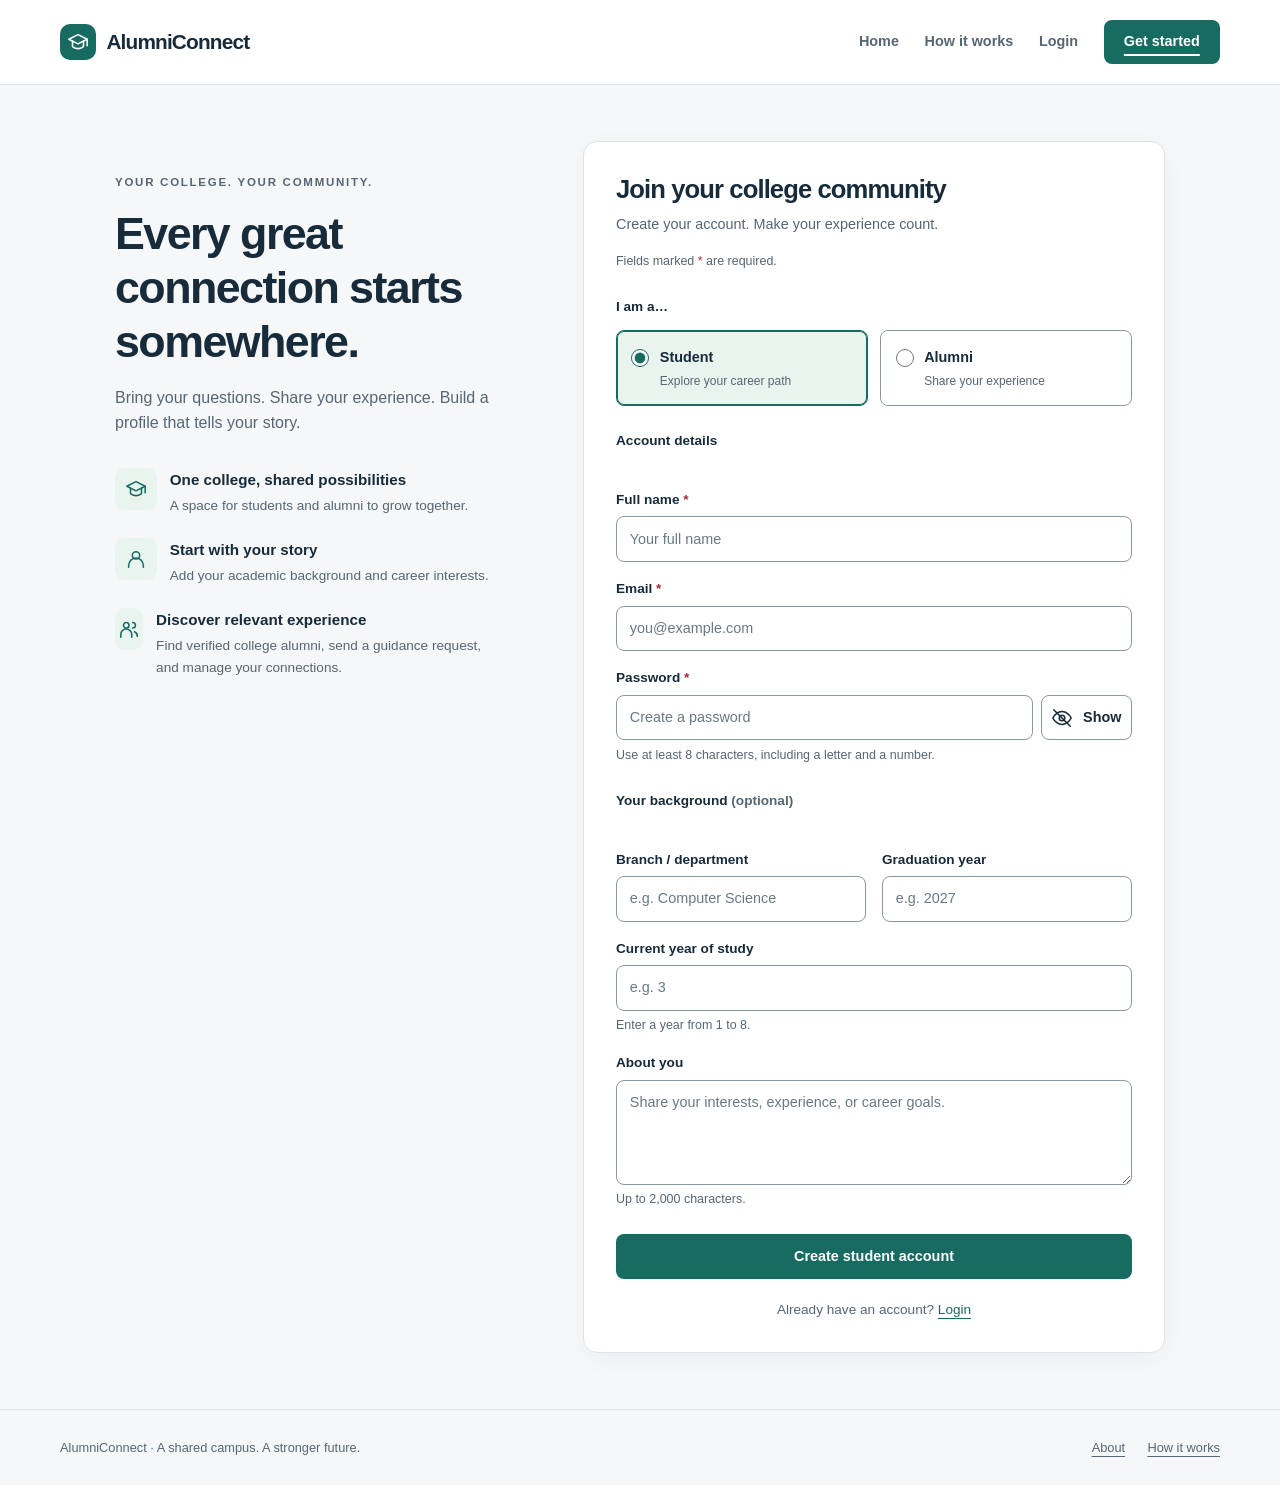
<file: frontend/register.html>
<!DOCTYPE html>
<html lang="en">
<head>
  <meta charset="UTF-8" />
  <meta name="viewport" content="width=device-width, initial-scale=1.0" />
  <meta name="description" content="AlumniConnect brings students and alumni together around college, careers, and meaningful guidance." />
  <title>Create your account | AlumniConnect</title>
  <link rel="icon" href="data:," />
  <link rel="stylesheet" href="css/style.css" />
  <script src="js/config.js" defer></script><script src="js/api.js?v=6" defer></script>
  <script src="js/ui.js" defer></script>
  <script src="js/register.js" defer></script>
</head>
<body class="">
<a class="skip-link" href="#main-content">Skip to main content</a>
  <header class="site-header"><div class="container header-inner"><a class="brand" href="index.html"><span class="brand-mark"><svg class="icon" viewBox="0 0 24 24" aria-hidden="true"><path d="m2 9 10-5 10 5-10 5L2 9Z"/><path d="M6 11v6c4 3 8 3 12 0v-6M22 9v7"/></svg></span>AlumniConnect</a>
    <nav class="main-nav" aria-label="Main navigation">
      <a href="index.html">Home</a>
      <a href="index.html#how-it-works">How it works</a><a href="login.html">Login</a><a class="button" href="register.html" aria-current="page">Get started</a>
    </nav></div></header><noscript><p>Please enable JavaScript to use account and profile features.</p></noscript>
<main id="main-content" class="container auth-layout" tabindex="-1"><aside class="auth-aside"><p class="eyebrow">Your college. Your community.</p><h1>Every great connection starts somewhere.</h1><p>Bring your questions. Share your experience. Build a profile that tells your story.</p><ul class="aside-points">
<li><span class="icon-box"><svg class="icon" viewBox="0 0 24 24" aria-hidden="true"><path d="m2 9 10-5 10 5-10 5L2 9Z"/><path d="M6 11v6c4 3 8 3 12 0v-6M22 9v7"/></svg></span><div><strong>One college, shared possibilities</strong><p>A space for students and alumni to grow together.</p></div></li>
<li><span class="icon-box"><svg class="icon" viewBox="0 0 24 24" aria-hidden="true"><circle cx="12" cy="8" r="4"/><path d="M4 21v-2a8 8 0 0 1 16 0v2"/></svg></span><div><strong>Start with your story</strong><p>Add your academic background and career interests.</p></div></li>
<li><span class="icon-box"><svg class="icon" viewBox="0 0 24 24" aria-hidden="true"><circle cx="9" cy="8" r="3"/><path d="M3 21v-3a6 6 0 0 1 12 0v3M16 5a3 3 0 0 1 0 6M18 15a5 5 0 0 1 3 5"/></svg></span><div><strong>Discover relevant experience</strong><p>Find verified college alumni, send a guidance request, and manage your connections.</p></div></li></ul></aside>
<section class="card auth-card" aria-labelledby="register-title"><h2 id="register-title">Join your college community</h2><p class="subtitle">Create your account. Make your experience count.</p><p class="hint">Fields marked <span class="required" aria-hidden="true">*</span> are required.</p>
<form id="register-form">
<fieldset><legend>I am a…</legend><div class="role-options">
<label class="role-option" for="role-student"><input type="radio" id="role-student" name="role" value="STUDENT" checked /><span><strong>Student</strong><small>Explore your career path</small></span></label>
<label class="role-option" for="role-alumni"><input type="radio" id="role-alumni" name="role" value="ALUMNI" /><span><strong>Alumni</strong><small>Share your experience</small></span></label>
</div></fieldset>
<fieldset class="form-section"><legend>Account details</legend>
<div class="field"><label for="name">Full name <span class="required" aria-hidden="true">*</span></label>
<input id="name" name="name" required minlength="2" maxlength="120" autocomplete="name" placeholder="Your full name" aria-describedby="name-error" />
<p class="field-error" id="name-error"></p></div>
<div class="field"><label for="email">Email <span class="required" aria-hidden="true">*</span></label>
<input id="email" name="email" type="email" required autocomplete="username" placeholder="you@example.com" aria-describedby="email-error" />
<p class="field-error" id="email-error"></p></div>
<div class="field"><label for="password">Password <span class="required" aria-hidden="true">*</span></label>
<div class="password-control">
<input id="password" name="password" type="password" required minlength="8" autocomplete="new-password" placeholder="Create a password" aria-describedby="password-hint password-error" />
<button type="button" class="secondary password-toggle" data-password-toggle="password" aria-controls="password" aria-label="Show password" aria-pressed="false" hidden><svg class="icon" viewBox="0 0 24 24" aria-hidden="true" focusable="false"><path d="M2 12s3.5-7 10-7 10 7 10 7-3.5 7-10 7S2 12 2 12Z"/><circle cx="12" cy="12" r="3"/><path class="eye-slash" d="m3 3 18 18"/></svg><span data-password-label>Show</span></button>
</div>
<p class="hint" id="password-hint">Use at least 8 characters, including a letter and a number.</p><p class="field-error" id="password-error"></p></div>
</fieldset>
<fieldset class="form-section"><legend>Your background <span class="muted">(optional)</span></legend>
<div class="form-grid"><div class="field"><label for="branch">Branch / department</label>
<input id="branch" name="branch" maxlength="120" placeholder="e.g. Computer Science" aria-describedby="branch-error" />
<p class="field-error" id="branch-error"></p></div><div class="field"><label for="graduation_year">Graduation year</label>
<input id="graduation_year" name="graduation_year" type="number" min="1950" max="2100" step="1" placeholder="e.g. 2027" aria-describedby="graduation_year-error" />
<p class="field-error" id="graduation_year-error"></p></div></div>
<div id="student-fields" class="field"><div class="field"><label for="current_year">Current year of study</label>
<input id="current_year" name="current_year" type="number" min="1" max="8" step="1" placeholder="e.g. 3" aria-describedby="current_year-hint current_year-error" />
<p class="hint" id="current_year-hint">Enter a year from 1 to 8.</p><p class="field-error" id="current_year-error"></p></div></div>
<div id="alumni-fields" class="field" hidden><label class="checkbox" for="accepting_guidance_requests"><input id="accepting_guidance_requests" name="accepting_guidance_requests" type="checkbox" aria-describedby="guidance-hint" /><span>Accepting guidance requests<span class="hint" id="guidance-hint">Allow students to send requests after your college identity is verified.</span></span></label></div>
<div class="field"><label for="bio">About you</label>
<textarea id="bio" name="bio" rows="3" maxlength="2000" placeholder="Share your interests, experience, or career goals." aria-describedby="bio-hint bio-error"></textarea>
<p class="hint" id="bio-hint">Up to 2,000 characters.</p><p class="field-error" id="bio-error"></p></div></fieldset>
<div class="form-actions"><button type="submit">Create student account <svg class="icon" viewBox="0 0 24 24" aria-hidden="true"><path d="M4 12h16m-6-6 6 6-6 6"/></svg></button></div><p id="status" class="status" role="status" aria-live="polite" aria-atomic="true"></p>
</form><p class="auth-switch">Already have an account? <a href="login.html">Login</a></p></section>
</main><footer class="site-footer"><div class="container footer-inner"><p>AlumniConnect <span aria-hidden="true">·</span> A shared campus. A stronger future.</p><div class="footer-links"><a href="index.html#about">About</a><a href="index.html#how-it-works">How it works</a></div></div></footer>
</body>
</html>
</file>
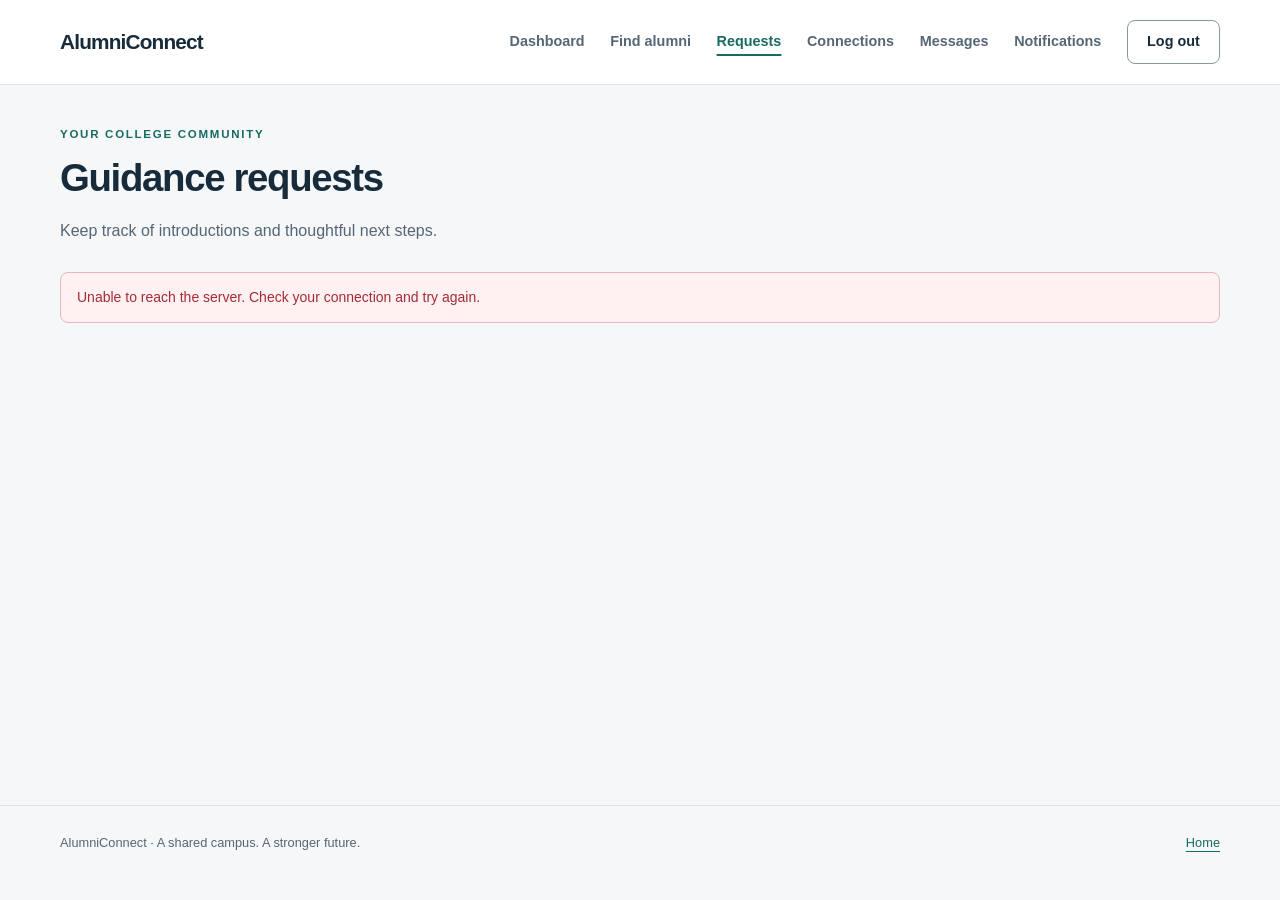
<file: frontend/requests.html>
<!doctype html>
<html lang="en"><head><meta charset="UTF-8"><meta name="viewport" content="width=device-width, initial-scale=1"><title>Guidance requests | AlumniConnect</title><link rel="icon" href="data:,"><link rel="stylesheet" href="css/style.css"><script src="js/config.js" defer></script><script src="js/api.js?v=6" defer></script><script src="js/professional-ui.js" defer></script><script src="js/networking.js?v=5" defer></script></head>
<body data-network-page="requests"><a class="skip-link" href="#main-content">Skip to main content</a><header class="site-header"><div class="container header-inner"><a class="brand" href="index.html">AlumniConnect</a><nav class="main-nav" aria-label="Main navigation"><a id="dashboard-link" href="student-dashboard.html">Dashboard</a><a id="discovery-link" href="find-alumni.html">Find alumni</a><a href="requests.html" aria-current="page">Requests</a><a href="connections.html">Connections</a><a href="chat.html">Messages</a><a href="notifications.html">Notifications</a><button id="logout" class="secondary" type="button">Log out</button></nav></div></header><noscript><p>Please enable JavaScript to use this page.</p></noscript>
<main class="container discovery-page" id="main-content" tabindex="-1"><header class="welcome"><p class="eyebrow">Your college community</p><h1>Guidance requests</h1><p>Keep track of introductions and thoughtful next steps.</p></header><p id="page-status" class="status" role="status" aria-live="polite">Loading…</p><div id="network-content" hidden><div class="network-toolbar"><div class="field"><label for="status-filter">Request status</label><select id="status-filter"><option value="">All requests</option><option>PENDING</option><option>ACCEPTED</option><option>REJECTED</option><option>CANCELLED</option></select></div><button id="refresh" class="secondary" type="button">Refresh requests</button></div><p id="list-summary" role="status"></p><div id="network-list" class="network-list"></div><nav class="pagination" aria-label="List pages"><button id="previous-page" class="secondary" type="button" disabled>Previous page</button><span id="page-info" role="status"></span><button id="next-page" class="secondary" type="button" disabled>Next page</button></nav><dialog id="student-dialog" aria-labelledby="student-title"><h2 id="student-title">Student profile</h2><div id="student-detail"></div><form method="dialog"><button class="secondary">Close profile</button></form></dialog></div></main><footer class="site-footer"><div class="container footer-inner"><p>AlumniConnect · A shared campus. A stronger future.</p><a href="index.html">Home</a></div></footer></body></html>
</file>
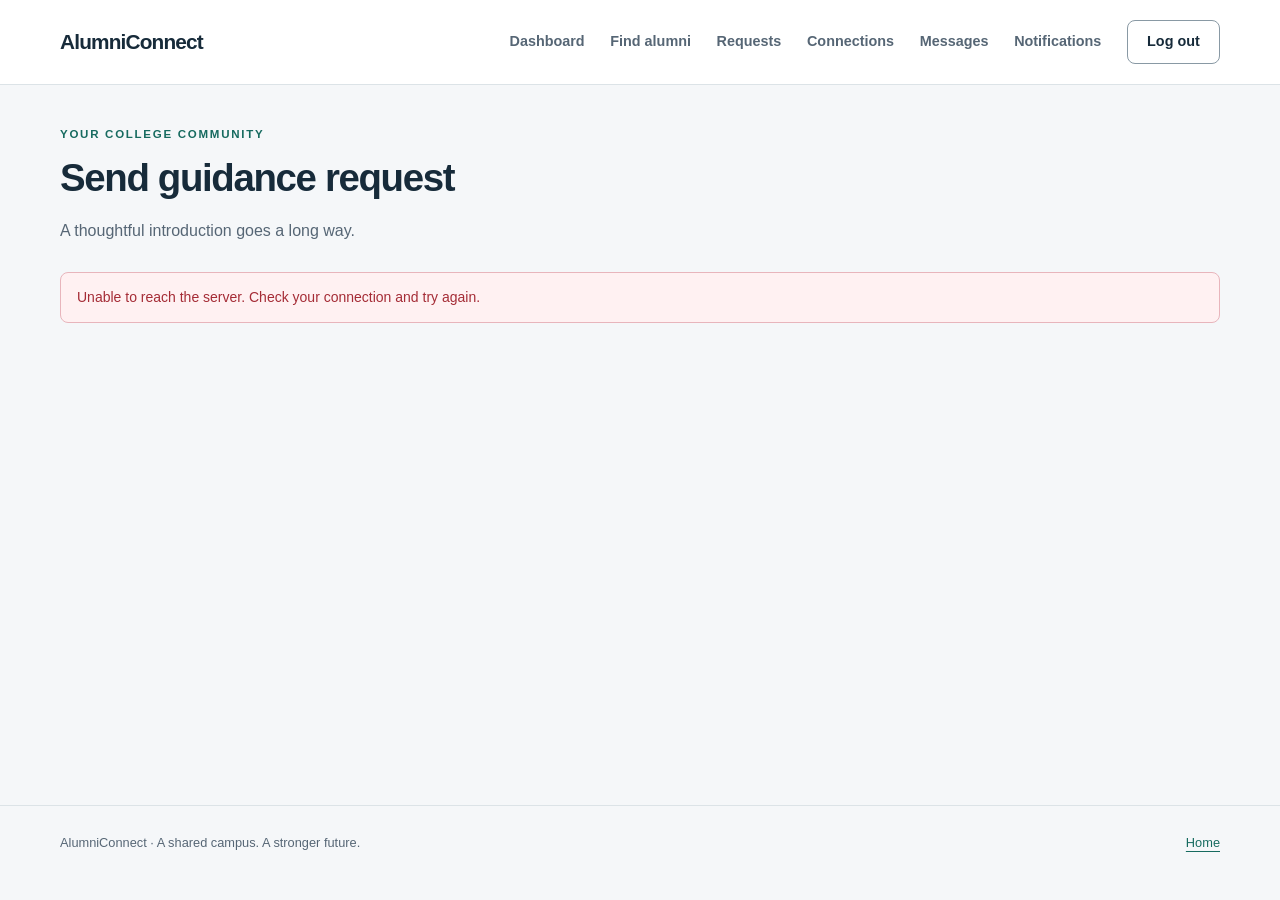
<file: frontend/send-request.html>
<!doctype html>
<html lang="en"><head><meta charset="UTF-8"><meta name="viewport" content="width=device-width, initial-scale=1"><title>Send guidance request | AlumniConnect</title><link rel="icon" href="data:,"><link rel="stylesheet" href="css/style.css"><script src="js/config.js" defer></script><script src="js/api.js?v=6" defer></script><script src="js/professional-ui.js" defer></script><script src="js/networking.js?v=5" defer></script></head>
<body data-network-page="send-request"><a class="skip-link" href="#main-content">Skip to main content</a><header class="site-header"><div class="container header-inner"><a class="brand" href="index.html">AlumniConnect</a><nav class="main-nav" aria-label="Main navigation"><a id="dashboard-link" href="student-dashboard.html">Dashboard</a><a id="discovery-link" href="find-alumni.html">Find alumni</a><a href="requests.html">Requests</a><a href="connections.html">Connections</a><a href="chat.html">Messages</a><a href="notifications.html">Notifications</a><button id="logout" class="secondary" type="button">Log out</button></nav></div></header><noscript><p>Please enable JavaScript to use this page.</p></noscript>
<main class="container discovery-page" id="main-content" tabindex="-1"><header class="welcome"><p class="eyebrow">Your college community</p><h1>Send guidance request</h1><p>A thoughtful introduction goes a long way.</p></header><p id="page-status" class="status" role="status" aria-live="polite">Loading…</p><div id="network-content" hidden><div id="recipient"></div><section class="card request-form-card"><h2>Your guidance request</h2><p>You can have up to five pending requests. Pending requests stay open until you cancel or receive a response.</p><form id="send-form"><fieldset id="send-fields" disabled><div class="field"><label for="guidance-area">Guidance area *</label><select id="guidance-area" required><option value="">Choose a guidance area</option></select></div><div class="field"><label for="request-message">Short message *</label><textarea id="request-message" rows="5" required maxlength="1000" aria-describedby="message-hint" placeholder="Introduce yourself, explain your goal, and ask a specific question."></textarea><p id="message-hint" class="hint">Required. Up to 1,000 characters. Your academic profile and skills are shared with the recipient.</p></div><button type="submit">Send guidance request</button></fieldset></form><p id="send-status" class="status" role="status" aria-live="polite"></p><a href="requests.html">View my guidance requests</a></section></div></main><footer class="site-footer"><div class="container footer-inner"><p>AlumniConnect · A shared campus. A stronger future.</p><a href="index.html">Home</a></div></footer></body></html>
</file>
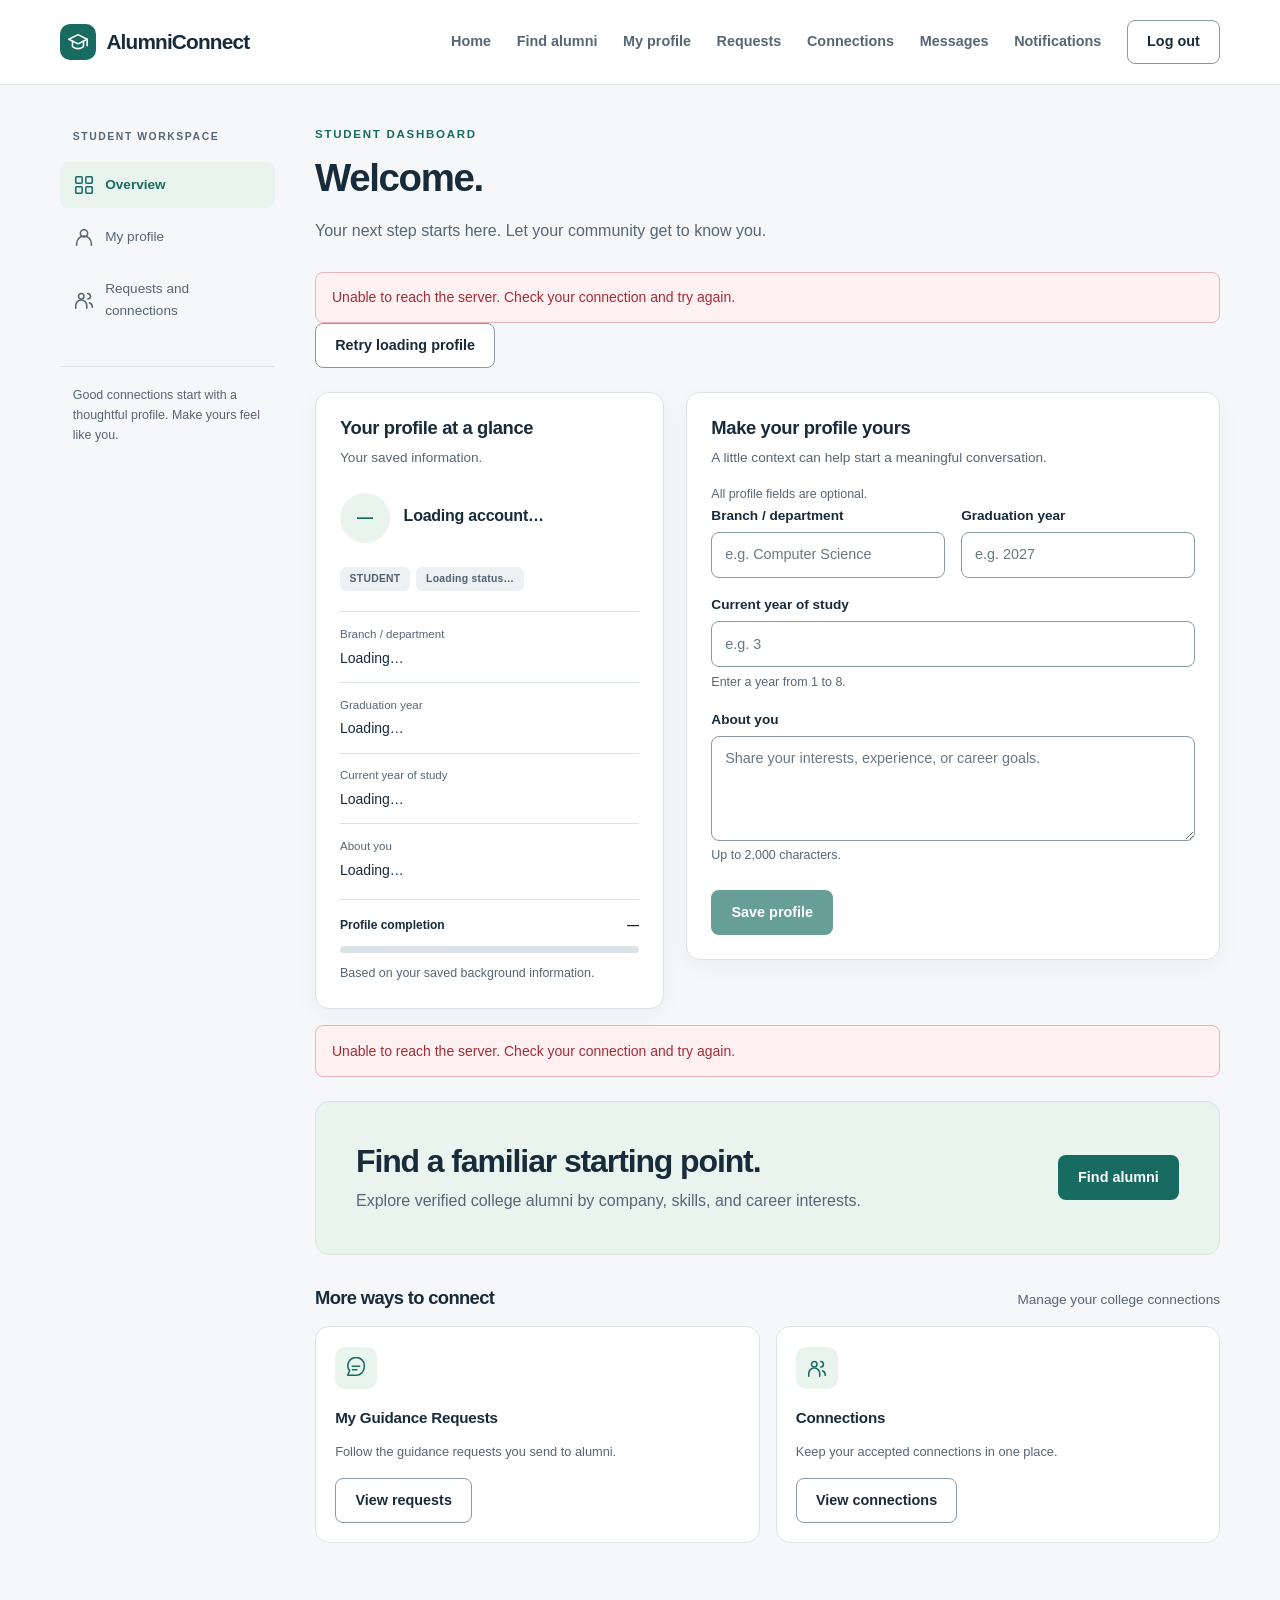
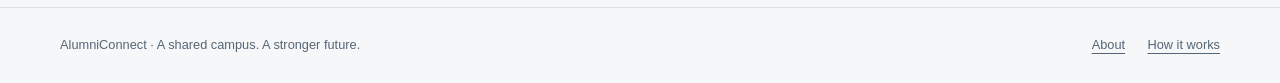
<file: frontend/student-dashboard.html>
<!DOCTYPE html>
<html lang="en">
<head>
  <meta charset="UTF-8" />
  <meta name="viewport" content="width=device-width, initial-scale=1.0" />
  <meta name="description" content="AlumniConnect brings students and alumni together around college, careers, and meaningful guidance." />
  <title>Student dashboard | AlumniConnect</title>
  <link rel="icon" href="data:," />
  <link rel="stylesheet" href="css/style.css" />
  <script src="js/config.js" defer></script><script src="js/api.js?v=6" defer></script>
  <script src="js/ui.js" defer></script>
  <script src="js/dashboard.js" defer></script>
  <script src="js/professional-ui.js" defer></script>
  <script src="js/professional-profile.js" defer></script>
  <script src="js/student-dashboard.js" defer></script>
</head>
<body class="">
<a class="skip-link" href="#main-content">Skip to main content</a>
  <header class="site-header"><div class="container header-inner"><a class="brand" href="index.html"><span class="brand-mark"><svg class="icon" viewBox="0 0 24 24" aria-hidden="true"><path d="m2 9 10-5 10 5-10 5L2 9Z"/><path d="M6 11v6c4 3 8 3 12 0v-6M22 9v7"/></svg></span>AlumniConnect</a>
    <nav class="main-nav" aria-label="Main navigation">
      <a href="index.html">Home</a>
      <a href="find-alumni.html">Find alumni</a><a href="#edit-profile">My profile</a><a href="requests.html">Requests</a><a href="connections.html">Connections</a><a href="chat.html">Messages</a><a href="notifications.html">Notifications</a><button class="secondary" id="logout" type="button">Log out</button>
    </nav></div></header><noscript><p>Please enable JavaScript to use account and profile features.</p></noscript>
<div class="container dashboard-layout">
<aside class="sidebar"><p class="eyebrow">Student workspace</p><nav aria-label="Dashboard navigation"><a href="student-dashboard.html" aria-current="page"><svg class="icon" viewBox="0 0 24 24" aria-hidden="true"><rect x="3" y="3" width="7" height="7" rx="1"/><rect x="14" y="3" width="7" height="7" rx="1"/><rect x="3" y="14" width="7" height="7" rx="1"/><rect x="14" y="14" width="7" height="7" rx="1"/></svg>Overview</a><a href="#edit-profile"><svg class="icon" viewBox="0 0 24 24" aria-hidden="true"><circle cx="12" cy="8" r="4"/><path d="M4 21v-2a8 8 0 0 1 16 0v2"/></svg>My profile</a><a href="#upcoming"><svg class="icon" viewBox="0 0 24 24" aria-hidden="true"><circle cx="9" cy="8" r="3"/><path d="M3 21v-3a6 6 0 0 1 12 0v3M16 5a3 3 0 0 1 0 6M18 15a5 5 0 0 1 3 5"/></svg>Requests and connections</a></nav><p class="sidebar-note">Good connections start with a thoughtful profile. Make yours feel like you.</p></aside>
<main id="main-content" tabindex="-1">
<header class="welcome"><p class="eyebrow">Student dashboard</p><h1>Welcome<span id="welcome-name"></span>.</h1><p>Your next step starts here. Let your community get to know you.</p></header>
<div class="load-error"><p id="load-status" class="status" role="status" aria-live="polite" aria-atomic="true">Loading your profile…</p><button id="retry-load" class="secondary" type="button" hidden>Retry loading profile</button></div>
<div class="dashboard-grid">
<section class="card" aria-labelledby="summary-title"><h2 id="summary-title">Your profile at a glance</h2><p class="subtitle">Your saved information.</p>
<div class="profile-top"><span class="avatar" id="avatar" aria-hidden="true">—</span><div><h3 class="profile-name" id="profile-name">Loading account…</h3><p id="user-info"></p></div></div>
<div class="tag-row"><span class="badge">STUDENT</span><span class="badge" id="account-status">Loading status…</span></div>
<dl class="profile-details">
<div><dt>Branch / department</dt><dd id="summary-branch">Loading…</dd></div>
<div><dt>Graduation year</dt><dd id="summary-graduation_year">Loading…</dd></div>
<div><dt>Current year of study</dt><dd id="summary-current_year">Loading…</dd></div>
<div class="bio-detail"><dt>About you</dt><dd id="summary-bio">Loading…</dd></div>
</dl><div class="completion"><label for="profile-completion">Profile completion <span id="completion-count">—</span></label><progress id="profile-completion" max="4" value="0"></progress><p class="hint" id="completion-hint">Based on your saved background information.</p></div>
</section>
<section class="card" id="edit-profile" aria-labelledby="edit-title"><h2 id="edit-title">Make your profile yours</h2><p class="subtitle">A little context can help start a meaningful conversation.</p>
<form id="profile-form"><fieldset id="profile-fields" disabled><legend class="hint">All profile fields are optional.</legend>
<div class="form-grid"><div class="field"><label for="branch">Branch / department</label>
<input id="branch" name="branch" maxlength="120" placeholder="e.g. Computer Science" aria-describedby="branch-error" />
<p class="field-error" id="branch-error"></p></div><div class="field"><label for="graduation_year">Graduation year</label>
<input id="graduation_year" name="graduation_year" type="number" min="1950" max="2100" step="1" placeholder="e.g. 2027" aria-describedby="graduation_year-error" />
<p class="field-error" id="graduation_year-error"></p></div></div><div class="field"><label for="current_year">Current year of study</label>
<input id="current_year" name="current_year" type="number" min="1" max="8" step="1" placeholder="e.g. 3" aria-describedby="current_year-hint current_year-error" />
<p class="hint" id="current_year-hint">Enter a year from 1 to 8.</p><p class="field-error" id="current_year-error"></p></div><div class="field"><label for="bio">About you</label>
<textarea id="bio" name="bio" rows="3" maxlength="2000" placeholder="Share your interests, experience, or career goals." aria-describedby="bio-hint bio-error"></textarea>
<p class="hint" id="bio-hint">Up to 2,000 characters.</p><p class="field-error" id="bio-error"></p></div>
<div class="form-actions"><button type="submit">Save profile</button></div></fieldset><p id="status" class="status" role="status" aria-live="polite" aria-atomic="true"></p></form>
</section>
</div>
<p id="professional-status" class="status" role="status" aria-live="polite" aria-atomic="true"></p><section id="professional" class="professional-section" data-role="STUDENT" hidden aria-label="Skills"><section class="card"><h2>Your skills</h2><div id="skills-list" class="tag-row"></div><form id="skills-form" class="inline-form"><div class="field"><label for="skills-input">Find a skill</label><input id="skills-input" placeholder="Type to search; choose a suggestion" /></div><button type="submit">Add skill</button></form><p id="skills-status" class="status" role="status" aria-live="polite" aria-atomic="true"></p><p class="hint">Missing an option? Ask your college administrator to add it.</p></section></section>
<section class="cta discovery-cta"><div><h2>Find a familiar starting point.</h2><p>Explore verified college alumni by company, skills, and career interests.</p></div><a class="button" href="find-alumni.html">Find alumni</a></section>
<section class="upcoming" id="upcoming" aria-labelledby="upcoming-title"><div class="upcoming-heading"><h2 id="upcoming-title">More ways to connect</h2><span class="small muted">Manage your college connections</span></div><div class="upcoming-grid">
<article class="card upcoming-card"><span class="icon-box"><svg class="icon" viewBox="0 0 24 24" aria-hidden="true"><path d="M21 11a9 9 0 0 1-9 9H3l2-5a9 9 0 1 1 16-4Z"/><path d="M8 10h8M8 14h5"/></svg></span><h3>My Guidance Requests</h3><p>Follow the guidance requests you send to alumni.</p><a class="button secondary" href="requests.html">View requests</a></article>
<article class="card upcoming-card"><span class="icon-box"><svg class="icon" viewBox="0 0 24 24" aria-hidden="true"><circle cx="9" cy="8" r="3"/><path d="M3 21v-3a6 6 0 0 1 12 0v3M16 5a3 3 0 0 1 0 6M18 15a5 5 0 0 1 3 5"/></svg></span><h3>Connections</h3><p>Keep your accepted connections in one place.</p><a class="button secondary" href="connections.html">View connections</a></article>
</div></section></main></div><footer class="site-footer"><div class="container footer-inner"><p>AlumniConnect <span aria-hidden="true">·</span> A shared campus. A stronger future.</p><div class="footer-links"><a href="index.html#about">About</a><a href="index.html#how-it-works">How it works</a></div></div></footer>
</body>
</html>
</file>
<file: frontend/css/style.css>
/* Shared design system: local fonts and no UI dependencies. */
:root {
  color-scheme: light;
  --background:#f5f7f9; --surface:#fff; --text:#172b3a; --muted:#566675;
  --primary:#176b60; --primary-hover:#10554c; --primary-soft:#eaf4ef;
  --border:#dce3e7; --input-border:#8999a4;
  --success:#17603e; --success-bg:#eef8f1; --error:#a52c36; --error-bg:#fff1f2;
  --warning:#805218; --warning-bg:#fff6e6;
  --radius:14px; --radius-sm:8px; --space:1.5rem;
  --shadow:0 6px 24px rgb(23 43 58 / 4%);
}
* { box-sizing:border-box; }
html { scroll-padding-top:1.5rem; }
body { margin:0; background:var(--background); color:var(--text); font:1rem/1.6 "Segoe UI",Arial,sans-serif; -webkit-font-smoothing:antialiased; }
body.landing { background:var(--surface); }
button,input,select,textarea { font:inherit; }
a { color:var(--primary); text-underline-offset:4px; }
a:hover { color:var(--primary-hover); }
:focus-visible { outline:3px solid #176fa8; outline-offset:4px; }
[hidden] { display:none !important; }
h1,h2,h3,p { margin-top:0; }
h1,h2,h3 { line-height:1.2; letter-spacing:-.035em; }
h1 { font-size:clamp(2rem,4vw,2.8rem); font-weight:650; margin-bottom:1rem; }
h2 { font-size:clamp(1.5rem,2.5vw,2rem); font-weight:650; }
h3 { font-size:1.1rem; font-weight:650; letter-spacing:-.015em; }
p { margin-bottom:1rem; }
small,.small { font-size:.85rem; }
.muted,.subtitle { color:var(--muted); }
.eyebrow { font-size:.72rem; font-weight:700; letter-spacing:.15em; text-transform:uppercase; color:var(--primary); margin-bottom:1rem; }
.container { width:min(1160px,calc(100% - 3rem)); margin-inline:auto; }
.skip-link { position:absolute; z-index:10; left:1rem; top:-5rem; padding:.75rem 1rem; background:var(--surface); }
.skip-link:focus { top:1rem; }
.site-header { background:var(--surface); border-bottom:1px solid var(--border); }
.header-inner { min-height:84px; display:flex; align-items:center; justify-content:space-between; gap:1.5rem; }
.brand { display:inline-flex; align-items:center; gap:.65rem; font-size:1.3rem; font-weight:750; color:var(--text); text-decoration:none; letter-spacing:-.04em; white-space:nowrap; }
.brand-mark { display:grid; place-items:center; width:36px; height:36px; border-radius:10px; background:var(--primary); color:white; }
.icon { width:22px; height:22px; fill:none; stroke:currentColor; stroke-width:1.7; stroke-linecap:round; stroke-linejoin:round; flex-shrink:0; }
.main-nav,.nav-actions { display:flex; align-items:center; gap:1.6rem; }
.main-nav a { font-size:.9rem; font-weight:600; text-decoration:none; color:var(--muted); }
.main-nav a[aria-current="page"] { color:var(--primary); text-decoration:underline; text-decoration-thickness:2px; text-underline-offset:8px; }
.main-nav .button,.main-nav .button[aria-current="page"] { color:white; }
.button,button { display:inline-flex; align-items:center; justify-content:center; gap:.6rem; min-height:44px; padding:.65rem 1.2rem; border:1px solid transparent; border-radius:var(--radius-sm); background:var(--primary); color:#fff; font-weight:600; font-size:.9rem; line-height:1.5; text-decoration:none; cursor:pointer; }
.button:hover,button:hover { color:#fff; background:var(--primary-hover); }
.button.secondary,button.secondary { background:var(--surface); color:var(--text); border-color:var(--input-border); }
.button.secondary:hover,button.secondary:hover { background:var(--background); }
button:disabled { opacity:.65; cursor:wait; }
.button-row { display:flex; flex-wrap:wrap; gap:.8rem; align-items:center; }
.hero { display:grid; grid-template-columns:1.1fr 1fr; gap:4rem; align-items:center; padding-block:5rem; }
.hero h1 { font-size:clamp(2.7rem,4.9vw,4rem); line-height:1.12; letter-spacing:-.05em; max-width:640px; }
.hero h1 span { color:var(--primary); }
.hero-copy > p:not(.eyebrow) { max-width:530px; font-size:1.03rem; color:var(--muted); }
.hero .button-row { margin-top:1.8rem; }
.hero .availability { margin-top:1.1rem; font-size:.8rem; }
.journey-preview { background:#edf2ef; padding:2rem; border-radius:22px; border:1px solid #e0e9e3; }
.preview-heading { display:flex; justify-content:space-between; align-items:center; gap:.5rem; margin-bottom:1.7rem; }
.preview-heading .eyebrow { margin:0; }
.preview-card { background:var(--surface); border:1px solid var(--border); border-radius:var(--radius); padding:1.4rem; box-shadow:var(--shadow); }
.preview-card h3 { margin:.75rem 0 .5rem; font-size:1.2rem; }
.preview-card p { color:var(--muted); font-size:.9rem; }
.icon-box { display:inline-flex; align-items:center; justify-content:center; width:42px; height:42px; border-radius:10px; background:var(--primary-soft); color:var(--primary); }
.tag-row { display:flex; flex-wrap:wrap; gap:.4rem; }
.tag { font-size:.75rem; padding:.2rem .65rem; border:1px solid var(--border); border-radius:5px; background:#f8fafb; color:var(--muted); }
.preview-connector { margin:.5rem 0 .5rem 1.3rem; height:25px; border-left:1px dashed #78948b; }
.preview-end { display:flex; align-items:center; gap:1rem; }
.preview-end h3 { margin:0 0 .25rem; font-size:1rem; }
.preview-end p { margin:0; font-size:.8rem; }
.preview-note { color:var(--muted); font-size:.75rem; margin:1.2rem 0 0; }
.section { padding-block:4rem; }
.section-soft { background:var(--background); border-block:1px solid var(--border); }
.section-heading { max-width:640px; margin-bottom:2.25rem; }
.section-heading h2 { margin-bottom:.75rem; }
.section-heading p:last-child { color:var(--muted); }
.steps { display:grid; grid-template-columns:repeat(4,1fr); gap:2rem; padding:0; margin:0; list-style:none; }
.step-number { display:flex; align-items:center; gap:.9rem; margin-bottom:1.25rem; font-size:.75rem; font-weight:650; color:var(--primary); }
.step-number::after { content:""; height:1px; background:var(--border); flex:1; }
.steps p,.benefit p { color:var(--muted); font-size:.9rem; margin-bottom:0; }
.benefits { display:grid; grid-template-columns:repeat(4,1fr); gap:1.3rem; }
.benefit .icon-box { margin-bottom:1.1rem; }
.cta { padding:2.5rem; background:var(--primary-soft); border:1px solid #d7e6dd; border-radius:var(--radius); display:flex; justify-content:space-between; align-items:center; gap:2rem; }
.cta h2 { margin-bottom:.5rem; }
.cta p { margin-bottom:0; color:var(--muted); }
.site-footer { padding-block:1.7rem; border-top:1px solid var(--border); color:var(--muted); font-size:.8rem; }
.footer-inner { display:flex; justify-content:space-between; gap:1rem; align-items:center; flex-wrap:wrap; }
.footer-inner p { margin:0; }
.footer-links { display:flex; gap:1.4rem; }
.footer-links a { color:var(--muted); }
.auth-layout { display:grid; grid-template-columns:.8fr 1.2fr; gap:5rem; align-items:start; padding-block:3.5rem; max-width:1050px; }
.auth-aside { padding-top:2rem; }
.auth-aside h1 { max-width:390px; }
.auth-aside > p { color:var(--muted); }
.aside-points { list-style:none; margin:2rem 0; padding:0; display:grid; gap:1.3rem; }
.aside-points li { display:flex; gap:.8rem; align-items:start; }
.aside-points strong { display:block; font-size:.95rem; }
.aside-points p { margin:.2rem 0 0; color:var(--muted); font-size:.85rem; }
.card { background:var(--surface); padding:2rem; border:1px solid var(--border); border-radius:var(--radius); box-shadow:var(--shadow); min-width:0; }
.auth-card h1,.auth-card h2 { font-size:1.6rem; margin-bottom:.5rem; }
.auth-card .subtitle { font-size:.9rem; }
.login-layout { min-height:calc(100vh - 165px); align-items:center; }
.auth-card form { margin-top:1.5rem; }
fieldset { border:0; margin:0; padding:0; min-width:0; }
legend { padding:0; margin-bottom:.8rem; font-size:.85rem; font-weight:650; }
.form-section { border-top:1px solid var(--border); padding-top:1.5rem; margin-top:1.5rem; }
.form-section legend { width:100%; }
.form-grid { display:grid; grid-template-columns:repeat(2,minmax(0,1fr)); gap:1rem; }
.field { display:grid; align-content:start; gap:.35rem; min-width:0; }
.field + .field,.form-grid + .field,.field + .form-grid { margin-top:1rem; }
.form-grid .field { margin:0; }
label { font-size:.85rem; font-weight:600; }
.required { color:var(--error); }
.hint { font-size:.78rem; color:var(--muted); margin:0; font-weight:400; }
input:not([type="radio"]):not([type="checkbox"]),select,textarea { width:100%; min-width:0; min-height:44px; padding:.65rem .8rem; background:var(--surface); color:var(--text); border:1px solid var(--input-border); border-radius:var(--radius-sm); font-size:.9rem; }
input::placeholder,textarea::placeholder { color:#687984; opacity:1; }
textarea { resize:vertical; min-height:105px; }
input[aria-invalid="true"],textarea[aria-invalid="true"] { border-color:var(--error); }
.field-error { margin:0; color:var(--error); font-size:.8rem; }
.field-error:empty { display:none; }
.role-options { display:grid; grid-template-columns:repeat(2,minmax(0,1fr)); gap:.8rem; }
.role-option { display:flex; align-items:start; gap:.65rem; padding:.9rem; border:1px solid var(--input-border); border-radius:var(--radius-sm); cursor:pointer; }
.role-option:has(input:checked) { border-color:var(--primary); background:var(--primary-soft); box-shadow:inset 0 0 0 1px var(--primary); }
.role-option strong { display:block; font-size:.9rem; }
.role-option small { display:block; color:var(--muted); font-weight:400; font-size:.75rem; margin-top:.2rem; }
input[type="radio"],input[type="checkbox"] { accent-color:var(--primary); width:18px; height:18px; flex-shrink:0; margin:.2rem 0 0; }
.checkbox { display:flex; align-items:start; gap:.75rem; padding:1rem; background:var(--background); border-radius:var(--radius-sm); cursor:pointer; }
.checkbox .hint { display:block; margin-top:.25rem; }
.form-actions { display:flex; gap:1rem; align-items:center; margin-top:1.5rem; }
.auth-card .form-actions button { width:100%; }
.auth-switch { text-align:center; margin:1.25rem 0 0; font-size:.85rem; color:var(--muted); }
.status { font-size:.875rem; margin:1rem 0 0; overflow-wrap:anywhere; }
.status:empty { display:none; }
.status:not(:empty) { padding:.85rem 1rem; background:var(--background); border:1px solid var(--border); border-radius:var(--radius-sm); }
.status.error { color:var(--error); background:var(--error-bg); border-color:#e8b5bc; }
.status.success { color:var(--success); background:var(--success-bg); border-color:#b8dcc3; }
.dashboard-layout { display:grid; grid-template-columns:215px minmax(0,1fr); gap:2.5rem; padding-block:2.5rem 4rem; }
.sidebar { padding-top:.25rem; }
.sidebar .eyebrow { color:var(--muted); font-size:.65rem; padding-inline:.8rem; }
.sidebar nav { display:grid; gap:.4rem; }
.sidebar a,.sidebar-item { display:flex; align-items:center; gap:.65rem; padding:.75rem .8rem; font-size:.85rem; border-radius:var(--radius-sm); color:var(--muted); text-decoration:none; }
.sidebar a[aria-current] { background:var(--primary-soft); color:var(--primary); font-weight:650; }
.sidebar a:hover { background:#e9eef0; }
.sidebar-item { flex-wrap:wrap; }
.sidebar-note { margin-top:2rem; border-top:1px solid var(--border); padding:1.2rem .8rem; color:var(--muted); font-size:.78rem; }
.welcome { margin-bottom:1.8rem; }
.welcome h1 { font-size:clamp(1.8rem,3vw,2.4rem); overflow-wrap:anywhere; }
.welcome .eyebrow { margin-bottom:.75rem; }
.welcome p:last-child { color:var(--muted); margin:0; }
.dashboard-grid { display:grid; grid-template-columns:minmax(0,.85fr) minmax(0,1.3fr); gap:1.4rem; align-items:start; }
.dashboard-grid .card { padding:1.5rem; }
.dashboard-grid h2 { font-size:1.15rem; letter-spacing:-.02em; margin-bottom:.5rem; }
.dashboard-grid .subtitle { font-size:.85rem; }
.profile-top { display:flex; align-items:center; gap:.85rem; margin-block:1.5rem; }
.avatar { display:grid; place-items:center; flex-shrink:0; width:50px; height:50px; background:var(--primary-soft); color:var(--primary); border-radius:50%; font-weight:650; }
.profile-top > div { min-width:0; }
.profile-name { font-size:1rem; margin:0; overflow-wrap:anywhere; }
#user-info { font-size:.78rem; overflow-wrap:anywhere; margin:.25rem 0 0; color:var(--muted); }
.badge { display:inline-flex; align-items:center; font-size:.65rem; font-weight:650; letter-spacing:.025em; padding:.25rem .6rem; border-radius:6px; background:#edf1f4; color:#4c6170; }
.badge[data-status="PENDING"] { color:var(--warning); background:var(--warning-bg); }
.badge[data-status="VERIFIED"],.badge[data-status="ACTIVE"] { color:var(--success); background:var(--success-bg); }
.badge[data-status="REJECTED"],.badge[data-status="BLOCKED"] { color:var(--error); background:var(--error-bg); }
.profile-details { margin:1.25rem 0 0; }
.profile-details > div { display:grid; gap:.2rem; border-top:1px solid var(--border); padding-block:.8rem; }
.profile-details dt { font-size:.72rem; color:var(--muted); }
.profile-details dd { font-size:.875rem; margin:0; overflow-wrap:anywhere; white-space:pre-wrap; }
.completion { padding-top:1rem; border-top:1px solid var(--border); margin-top:.3rem; }
.completion label { display:flex; justify-content:space-between; gap:.5rem; font-size:.75rem; }
progress { width:100%; height:7px; display:block; margin-block:.7rem; border:0; border-radius:10px; background:var(--border); accent-color:var(--primary); overflow:hidden; }
progress::-webkit-progress-bar { background:var(--border); }
progress::-webkit-progress-value { background:var(--primary); }
progress::-moz-progress-bar { background:var(--primary); }
.upcoming { margin-top:2rem; }
.upcoming-heading { display:flex; align-items:baseline; gap:1rem; justify-content:space-between; margin-bottom:1rem; }
.upcoming-heading h2 { font-size:1.15rem; margin:0; }
.upcoming-grid { display:grid; grid-template-columns:repeat(auto-fit,minmax(min(100%,200px),1fr)); gap:1rem; }
.upcoming-card { padding:1.2rem; box-shadow:none; }
.upcoming-card .icon-box { margin-bottom:1.25rem; }
.upcoming-card h3 { font-size:.95rem; }
.upcoming-card p { font-size:.8rem; color:var(--muted); }
.upcoming-card .badge { margin-top:.3rem; }
.load-error { margin-bottom:1.5rem; }
noscript p { padding:1rem; background:var(--warning-bg); color:var(--warning); text-align:center; }
@media (max-width:1050px) {
  .hero { gap:2rem; }
  .auth-layout { gap:2.5rem; }
  .dashboard-layout { grid-template-columns:170px minmax(0,1fr); gap:1.5rem; }
  .dashboard-grid { grid-template-columns:minmax(0,1fr); }
  .profile-details { display:grid; grid-template-columns:repeat(2,minmax(0,1fr)); gap:0 1.5rem; }
  .profile-details .bio-detail { grid-column:1 / -1; }
}
@media (max-width:760px) {
  input:not([type="radio"]):not([type="checkbox"]),select,textarea { font-size:1rem; }
  .container { width:calc(100% - 2rem); }
  .header-inner { flex-wrap:wrap; padding-block:1rem; gap:.9rem; }
  .main-nav { gap:1rem; flex-wrap:wrap; }
  .main-nav a { font-size:.8rem; }
  .main-nav .button { padding:.5rem .8rem; }
  .hero { grid-template-columns:1fr; padding-block:3rem; gap:2.5rem; }
  .hero h1 { max-width:600px; }
  .journey-preview { max-width:550px; width:100%; }
  .steps,.benefits { grid-template-columns:repeat(2,minmax(0,1fr)); gap:2rem 1.5rem; }
  .section { padding-block:3rem; }
  .cta { flex-direction:column; align-items:start; padding:1.5rem; }
  .auth-layout { grid-template-columns:1fr; padding-block:2rem; gap:1.5rem; max-width:580px; }
  .auth-aside { padding:0; }
  .auth-aside h1 { max-width:none; font-size:2rem; }
  .auth-aside .aside-points { display:none; }
  .auth-aside > p:last-child { margin:0; }
  .card { padding:1.5rem; }
  .dashboard-layout { display:block; padding-top:1rem; }
  .sidebar { border-bottom:1px solid var(--border); padding-bottom:1rem; margin-bottom:1.5rem; }
  .sidebar nav { display:flex; flex-wrap:wrap; gap:.5rem; }
  .sidebar .eyebrow,.sidebar-note,.sidebar-item { display:none; }
  .upcoming-grid { grid-template-columns:1fr; }
  .upcoming-card { display:grid; grid-template-columns:auto 1fr; gap:.25rem 1rem; }
  .upcoming-card .icon-box { grid-row:1 / 4; margin:0; }
  .upcoming-card h3,.upcoming-card p { margin-bottom:.4rem; }
  .upcoming-card .badge { justify-self:start; }
}
@media (max-width:420px) {
  .header-inner { gap:.7rem; }
  .main-nav { width:100%; justify-content:space-between; gap:.5rem; }
  .hero h1 { font-size:2.65rem; }
  .journey-preview { padding:1.2rem; }
  .steps,.benefits,.form-grid { grid-template-columns:1fr; }
  .role-option { padding:.75rem .6rem; gap:.5rem; }
  .card,.dashboard-grid .card { padding:1.15rem; }
  .profile-details { grid-template-columns:1fr; }
  .upcoming-heading { flex-wrap:wrap; gap:.25rem; }
  .footer-inner { align-items:start; flex-direction:column; }
}
/* Phase 3: professional profiles, discovery and college verification. */
.professional-section { margin-top:2rem; }
.professional-section > .card { margin-top:1.5rem; }
.professional-section h2 { font-size:1.3rem; }
.professional-grid { display:grid; grid-template-columns:repeat(2,minmax(0,1fr)); gap:1.25rem; }
.inline-form { display:flex; flex-wrap:wrap; align-items:end; gap:.75rem; margin-top:1.2rem; }
.inline-form .field { flex:1; min-width:160px; }
.selected-chip { display:inline-flex; align-items:center; gap:.4rem; background:var(--primary-soft); color:var(--primary); border-radius:6px; padding-left:.7rem; font-size:.85rem; overflow-wrap:anywhere; }
.selected-chip button { background:transparent; color:var(--primary); padding:.2rem .55rem; min-width:36px; min-height:40px; font-size:1.2rem; }
.work-item { padding:1rem 0; border-bottom:1px solid var(--border); overflow-wrap:anywhere; }
.work-item h3 { margin-bottom:.4rem; }
.work-item p { margin-bottom:.4rem; }
.work-item .button-row { margin-top:.8rem; }
#work-form { margin-top:1.5rem; }
#work-form .hint { margin-top:.5rem; }
#proof-form { margin-top:1.2rem; }
.section-title-row { display:flex; flex-wrap:wrap; align-items:center; justify-content:space-between; gap:1rem; margin-bottom:1rem; }
.section-title-row h2 { margin:0; }
.discovery-cta { margin-top:1.5rem; }
.discovery-page { min-height:calc(100vh - 180px); padding-block:2.5rem 4rem; }
.discovery-page > .status:not(:empty) { margin-bottom:1.5rem; }
.discovery-layout { display:grid; grid-template-columns:295px minmax(0,1fr); gap:1.75rem; align-items:start; }
.filter-panel { padding:1.4rem; }
.filter-panel h2 { font-size:1.2rem; }
.filter-panel .form-actions { flex-wrap:wrap; }
.filter-panel .form-grid { margin-top:1rem; }
.filter-panel .hint { margin-top:.75rem; }
.filter-selection { display:grid; gap:.6rem; margin-top:1rem; }
.filter-selection > button { justify-self:start; font-size:.8rem; }
.results-heading { display:flex; flex-wrap:wrap; align-items:baseline; justify-content:space-between; gap:.5rem; margin-bottom:.75rem; }
.results-heading h2 { font-size:1.25rem; margin:0; }
.results-heading p { margin:0; }
.results-grid { display:grid; grid-template-columns:repeat(2,minmax(0,1fr)); gap:1.1rem; }
.alumni-result { display:flex; flex-direction:column; align-items:start; padding:1.5rem; overflow-wrap:anywhere; }
.alumni-result h2 { font-size:1.35rem; margin:1rem 0 .6rem; }
.alumni-result h3 { font-size:.8rem; letter-spacing:0; margin:1rem 0 .5rem; }
.alumni-result p { margin-bottom:.6rem; }
.alumni-result .job-title { font-weight:600; }
.alumni-result .employment-match { color:var(--primary); font-size:.85rem; }
.alumni-result .availability-line { font-size:.8rem; margin:1.2rem 0; }
.alumni-result > .button { margin-top:auto; }
.discovery-note { padding:.8rem 1rem; border-left:3px solid var(--primary); background:var(--primary-soft); font-size:.85rem; color:var(--muted); }
.pagination { display:flex; flex-wrap:wrap; justify-content:center; align-items:center; gap:1rem; margin-top:1.5rem; font-size:.85rem; }
.empty-state { grid-column:1/-1; padding:2rem; }
.empty-state h2 { font-size:1.4rem; }
.public-profile { max-width:850px; margin:1.5rem auto; }
.public-profile .alumni-result { padding:2rem; }
.public-profile h1 { margin-top:1rem; }
.public-profile .work-item { width:100%; }
.public-profile .work-item h3 { font-size:1rem; }
.review-grid { display:grid; grid-template-columns:repeat(2,minmax(0,1fr)); gap:1.5rem; margin-top:1.5rem; }
.review-card { overflow-wrap:anywhere; }
.review-card h2 { font-size:1.4rem; }
.review-card form { display:grid; gap:.75rem; margin-top:1.5rem; }
.proof-viewer { display:grid; place-items:center; min-height:10rem; background:var(--background); border:1px solid var(--border); border-radius:.75rem; overflow:auto; }
.proof-preview-image { display:block; width:auto; height:auto; max-width:100%; max-height:70vh; object-fit:contain; }
.proof-preview-pdf { display:block; width:100%; min-height:min(68vh,46rem); border:0; background:white; }
@media(max-width:1050px) {
  .results-grid { grid-template-columns:1fr; }
  .professional-grid { grid-template-columns:1fr; }
}
@media(max-width:760px) {
  .discovery-layout,.review-grid { grid-template-columns:1fr; }
  .filter-panel form { display:grid; grid-template-columns:repeat(2,minmax(0,1fr)); gap:1rem; }
  .filter-panel .field,.filter-panel .form-grid,.filter-selection { margin-top:0; }
  .filter-panel form > .hint,.filter-panel .form-actions { grid-column:1/-1; }
  .discovery-page { padding-top:1.5rem; }
}
@media(max-width:480px) {
  .filter-panel form { grid-template-columns:1fr; }
  .filter-panel .form-grid { grid-template-columns:1fr 1fr; }
  .inline-form { display:grid; }
  .professional-section .card,.public-profile .alumni-result { padding:1.2rem; }
  .pagination { gap:.5rem; }
}
/* Guidance requests and relationship management */
.network-toolbar { display:flex; align-items:end; flex-wrap:wrap; gap:1rem; margin-bottom:1.5rem; }
.network-toolbar .field { margin:0; min-width:min(16rem,100%); }
.network-list { display:grid; grid-template-columns:repeat(auto-fit,minmax(min(100%,24rem),1fr)); gap:1.25rem; margin:1.5rem 0; }
.network-card { min-width:0; overflow-wrap:anywhere; }
.network-card h3 { margin-top:1rem; }
.request-message { white-space:pre-wrap; border-left:3px solid var(--border); padding-left:1rem; }
.request-form-card { max-width:48rem; margin:1.5rem 0; }
.badge[data-status="ACTIVE"], .badge[data-status="ACCEPTED"] { color:#145b44; background:#e4f3ec; }
.badge[data-status="BLOCKED"], .badge[data-status="REJECTED"] { color:#8b2735; background:#fcebee; }
.badge[data-status="PENDING"], .badge[data-status="UNREAD"] { color:#704c12; background:#fff1d6; }
.badge[data-status="DISCONNECTED"], .badge[data-status="CANCELLED"], .badge[data-status="READ"] { color:#46556c; background:#edf0f5; }
dialog { width:min(36rem,calc(100% - 2rem)); max-height:85vh; overflow:auto; border:1px solid var(--border); border-radius:1rem; padding:1.5rem; color:var(--text); background:var(--surface); }
dialog::backdrop { background:rgb(17 31 48 / 45%); }
.alumni-result > .button { margin-top:.75rem; margin-right:.5rem; }
.main-nav [aria-current="page"] { text-decoration:underline; text-underline-offset:.35em; }
/* REST messaging */
.sr-only { position:absolute; width:1px; height:1px; padding:0; margin:-1px; overflow:hidden; clip-path:inset(50%); white-space:nowrap; border:0; }
.chat-layout { display:grid; grid-template-columns:minmax(230px, .75fr) minmax(0,2fr); gap:1.5rem; align-items:start; }
.conversation-panel { padding:1.25rem; }
.conversation-panel h2 { font-size:1.4rem; }
#conversation-list { margin-top:1.2rem; display:grid; gap:.65rem; }
.conversation-option { display:flex; flex-direction:column; align-items:flex-start; text-align:left; width:100%; gap:.25rem; overflow:hidden; }
.conversation-option[aria-current] { border:2px solid var(--primary); background:var(--primary-soft); }
.conversation-preview { font-size:.85rem; overflow:hidden; text-overflow:ellipsis; white-space:nowrap; width:100%; }
.compact-pagination { gap:.4rem; flex-wrap:wrap; }
.compact-pagination button { padding:.4rem .7rem; }
.chat-heading { display:flex; justify-content:space-between; align-items:start; gap:1rem; }
.chat-heading h2 { font-size:1.4rem; }
.chat-panel { min-width:0; }
.message-list { list-style:none; margin:1rem 0; padding:.5rem; display:flex; flex-direction:column; gap:1rem; max-height:55vh; min-height:14rem; overflow-y:auto; }
.message-bubble { align-self:flex-start; background:var(--background); padding:.8rem 1rem; border:1px solid var(--border); border-radius:12px; max-width:85%; overflow-wrap:anywhere; }
.own-message { align-self:flex-end; background:var(--primary-soft); border-color:#bdd8ce; }
.message-author { font-size:.85rem; }
.message-text { white-space:pre-wrap; margin:.35rem 0 .5rem; }
.message-bubble time,.message-bubble > .small { color:var(--muted); font-size:.73rem; }
.message-empty { color:var(--muted); padding:2rem 0; text-align:center; }
#composer { min-width:0; }
@media(max-width:760px) { .chat-layout { grid-template-columns:1fr; } #conversation-list { max-height:15rem; overflow:auto; } .chat-panel { padding:1rem; } .chat-heading { flex-wrap:wrap; } .message-bubble { max-width:95%; } }
.password-control { display:flex; align-items:stretch; gap:.5rem; }
.password-control input { min-width:0; flex:1; }
.password-toggle { flex-shrink:0; min-width:5.5rem; min-height:44px; padding:.6rem; }
.password-toggle .eye-slash { display:block; }
.password-toggle[aria-pressed="true"] .eye-slash { display:none; }
.catalog-section { margin-top:3rem; padding-top:2rem; border-top:1px solid var(--border); }
.catalog-grid { display:grid; grid-template-columns:repeat(auto-fit,minmax(min(100%,19rem),1fr)); gap:1.25rem; align-items:start; }
.catalog-card { min-width:0; }
.catalog-card h3 { font-size:1.15rem; }
.catalog-controls { display:flex; flex-wrap:wrap; gap:.5rem; }
.catalog-controls input { flex:1 1 10rem; min-width:0; }
.catalog-items { padding-left:1.2rem; max-height:18rem; overflow:auto; overflow-wrap:anywhere; }
.catalog-items li { padding:.3rem 0; }
.catalog-add { margin-top:1.25rem; padding-top:1rem; border-top:1px solid var(--border); }
</file>
